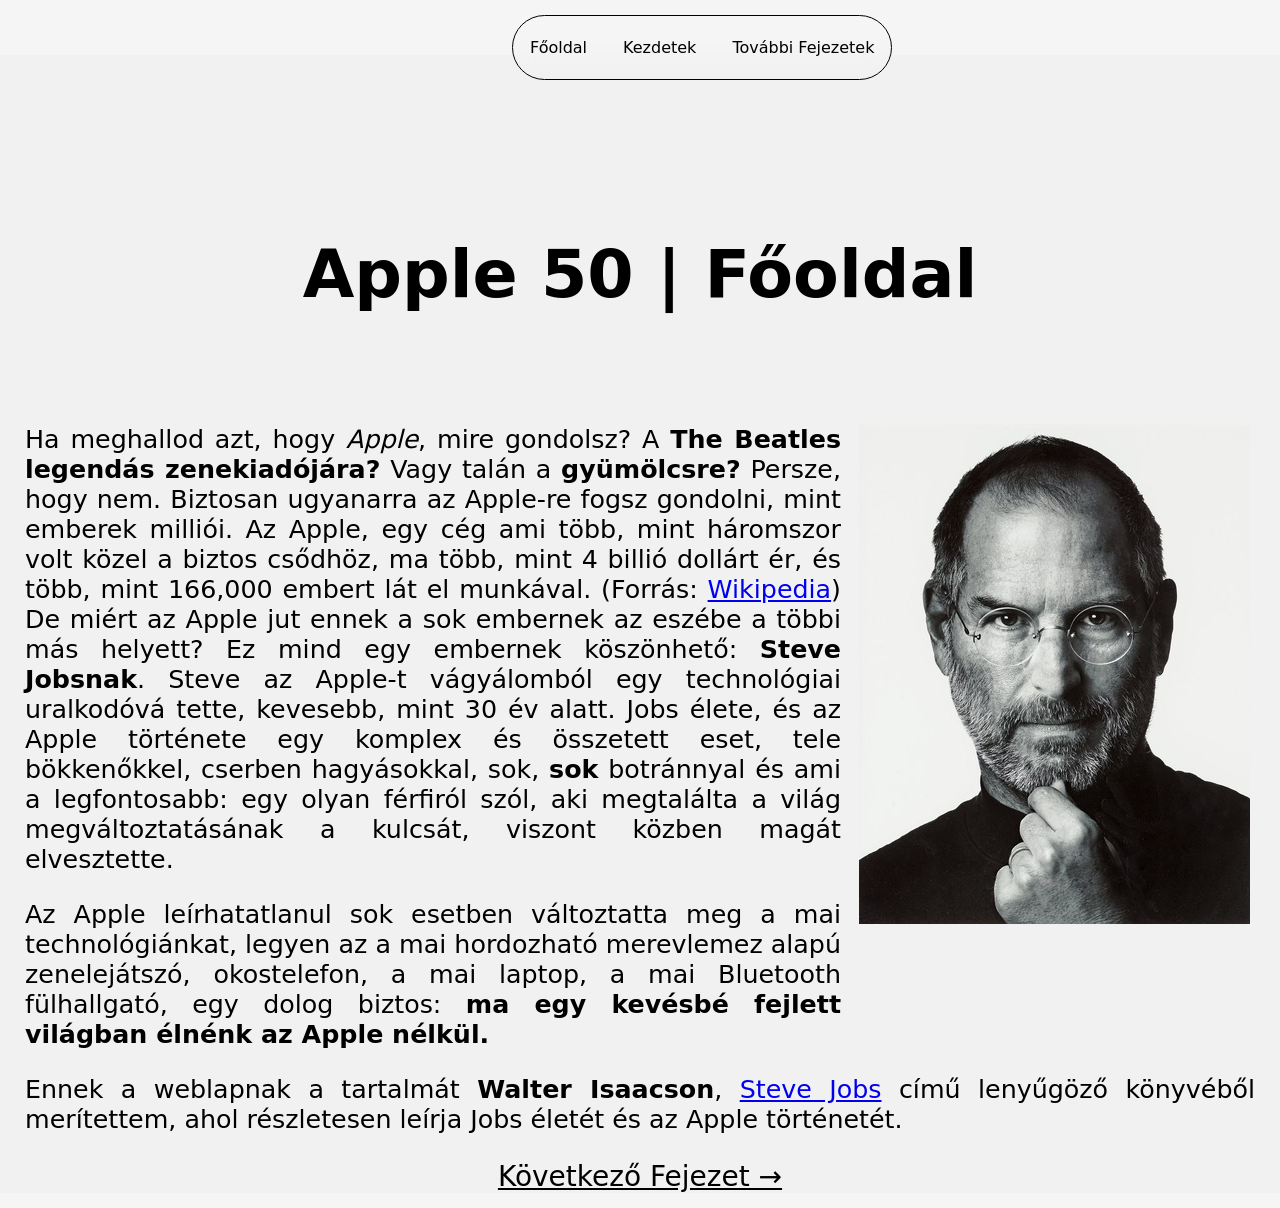
<file: index.html>
<!DOCTYPE html>
<html lang="hu">
<head>
    <meta charset="UTF-8">
    <meta name="viewport" content="width=device-width, initial-scale=1.0">
    <title>Apple 50 | Főoldal</title>
    <link rel="stylesheet" href="./style.css">
</head>
<body>
     <nav>
        <ul class="navbar">
            <li><a href="index.html">Főoldal</a></li>
            <li><a href="beginnings.html">Kezdetek</a></li>
            <li><a href="chapters.html">További Fejezetek</a></li>
           <!--   <li><a href="#apple-1">Apple I</a></li>
            <li><a href="#macintosh">Macintosh</a></li>
            <li><a href="#sugar-water">Cukros Víz</a></li>
            <li><a href="#NeXT">NeXT</a></li>
            <li><a href="#think-different">Gondolkozz Másképpen.</a></li>
            <li><a href="#imac">iMac</a></li>
            <li><a href="#ipod">iPod</a></li>
            <li><a href="#iphone">iPhone</a></li>
            <li><a href="#today">Ma</a></li> -->
        </ul>
    </nav>

    <section id="main-page-content">
        <h1>Apple 50 | Főoldal</h1>
        <!--   <img id="logo-current" src="img/logo-current.png" alt="Az Apple jelenlegi logója. Kép: Flaticon" title="Az Apple jelenlegi logója. Kép: Flaticon"> -->
        <img id="jobs-albert-watson" src="./img/albert-watson_Steve-Jobs.jpg" alt="Egy kép Steve Jobs-ról. Kép: Albert Watson">
        <p>Ha meghallod azt, hogy <em>Apple</em>, mire gondolsz? A <strong>The Beatles legendás zenekiadójára?</strong> Vagy talán a <strong>gyümölcsre?</strong> Persze, hogy nem. Biztosan ugyanarra az Apple-re fogsz gondolni, mint emberek milliói. Az Apple, egy cég ami több, mint háromszor volt közel a biztos csődhöz, ma több, mint 4 billió dollárt ér, és több, mint 166,000 embert lát el munkával. (Forrás: <a href="https://en.wikipedia.org/wiki/Apple_Inc." target="_blank">Wikipedia</a>) De miért az Apple jut ennek a sok embernek az eszébe a többi más helyett? Ez mind egy embernek köszönhető: <strong>Steve Jobsnak</strong>. Steve az Apple-t vágyálomból egy technológiai uralkodóvá tette, kevesebb, mint 30 év alatt. Jobs élete, és az Apple története egy komplex és összetett eset, tele bökkenőkkel, cserben hagyásokkal, sok, <strong>sok</strong> botránnyal és ami a legfontosabb: egy olyan férfiról szól, aki megtalálta a világ megváltoztatásának a kulcsát, viszont közben magát elvesztette.</p> 

        <p>Az Apple leírhatatlanul sok esetben változtatta meg a mai technológiánkat, legyen az a mai hordozható merevlemez alapú zenelejátszó, okostelefon, a mai laptop, a mai Bluetooth fülhallgató, egy dolog biztos: <strong>ma egy kevésbé fejlett világban élnénk az Apple nélkül.</strong></p>
        
        <p>Ennek a weblapnak a tartalmát <strong>Walter Isaacson</strong>, <a href="https://www.amazon.com/Steve-Jobs-Walter-Isaacson/dp/147770146X/ref=sr_1_2?crid=9QFZ5T46LQ2R&dib=eyJ2IjoiMSJ9.[base64].uC6kb5pRhJ4HB4IpBxdBGdgjwzWML0R90tsE6XovlVg&dib_tag=se&keywords=Steve+Jobs+Walter+Isaacson&qid=1772641884&sprefix=steve+jobs+walter+isaacso%2Caps%2C232&sr=8-2" target="_blank">Steve Jobs</a> című lenyűgöző könyvéből merítettem, ahol részletesen leírja Jobs életét és az Apple történetét.</p>
        <a class="next" href="beginnings.html">Következő Fejezet →</a>
    </section>
</body>
</html>
</file>
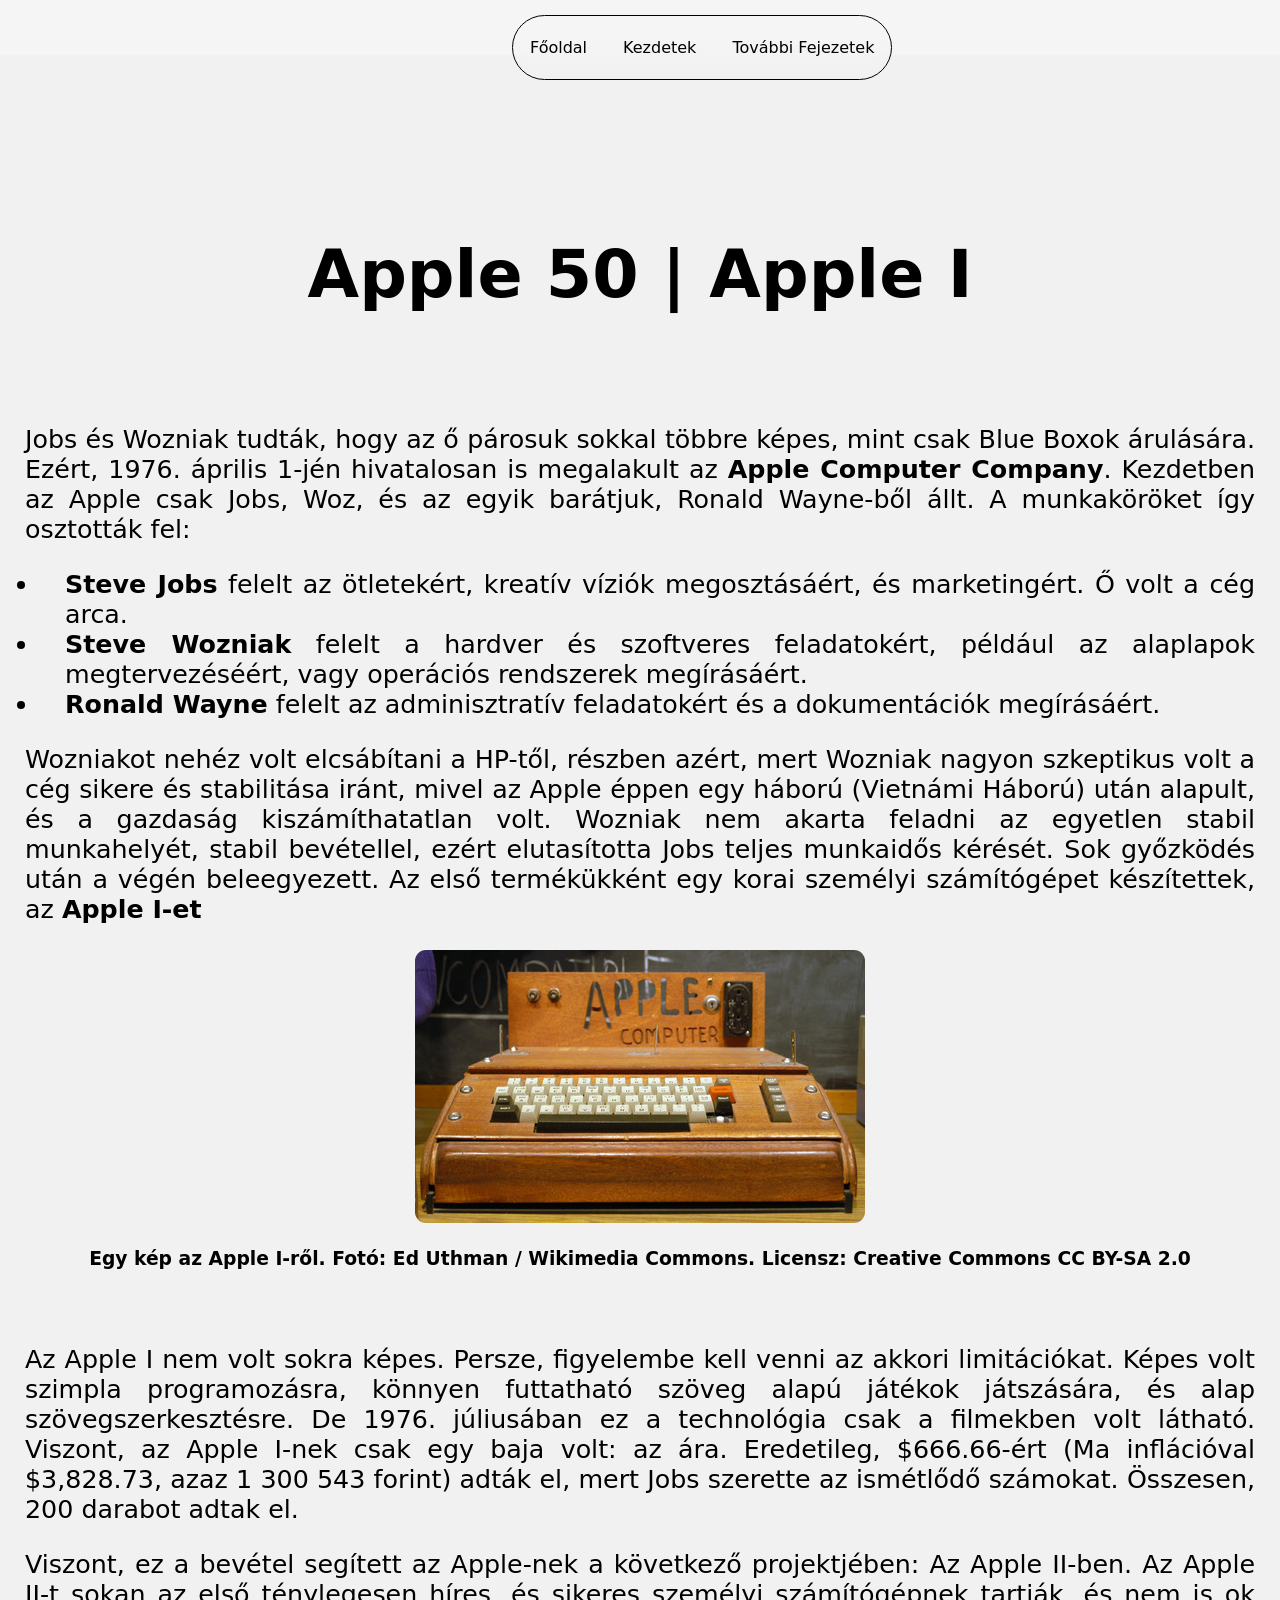
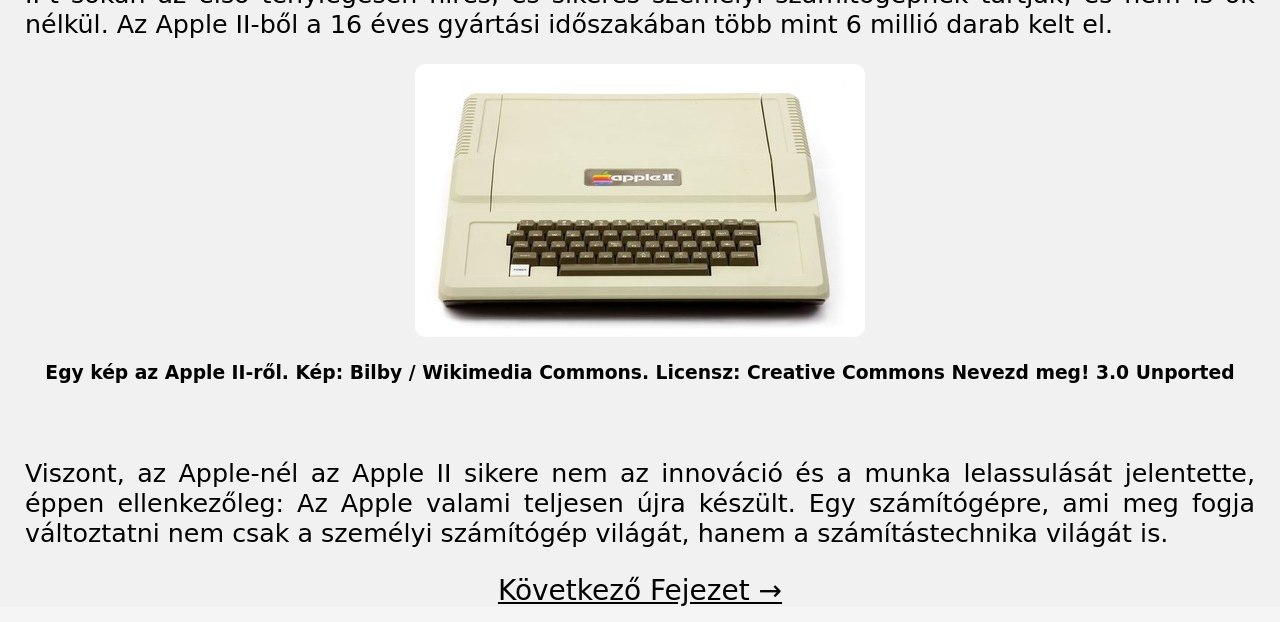
<file: apple-1.html>
<!DOCTYPE html>
<html lang="hu">
<head>
    <meta charset="UTF-8">
    <meta name="viewport" content="width=device-width, initial-scale=1.0">
    <title>Apple 50 | Apple I</title>
    <link rel="stylesheet" href="./style.css">
</head>
<body>
    <nav>
        <ul class="navbar">
            <li><a href="index.html">Főoldal</a></li>
            <li><a href="beginnings.html">Kezdetek</a></li>
            <li><a href="chapters.html">További Fejezetek</a></li>
           <!--   <li><a href="#apple-1">Apple I</a></li>
            <li><a href="#macintosh">Macintosh</a></li>
            <li><a href="#sugar-water">Cukros Víz</a></li>
            <li><a href="#NeXT">NeXT</a></li>
            <li><a href="#think-different">Gondolkozz Másképpen.</a></li>
            <li><a href="#imac">iMac</a></li>
            <li><a href="#ipod">iPod</a></li>
            <li><a href="#iphone">iPhone</a></li>
            <li><a href="#today">Ma</a></li> -->
        </ul>
    </nav>

    <section id="main-page-content">
        <h1>Apple 50 | Apple I</h1>
        <p>Jobs és Wozniak tudták, hogy az ő párosuk sokkal többre képes, mint csak Blue Boxok árulására. Ezért, 1976. április 1-jén hivatalosan is megalakult az <strong>Apple Computer Company</strong>. Kezdetben az Apple csak Jobs, Woz, és az egyik barátjuk, Ronald Wayne-ből állt. A munkaköröket így osztották fel:</p>
        <ul>
            <li><strong>Steve Jobs</strong> felelt az ötletekért, kreatív víziók megosztásáért, és marketingért. Ő volt a cég arca.</li>
            <li><strong>Steve Wozniak</strong> felelt a hardver és szoftveres feladatokért, például az alaplapok megtervezéséért, vagy operációs rendszerek megírásáért.</li>
            <li><strong>Ronald Wayne</strong> felelt az adminisztratív feladatokért és a dokumentációk megírásáért.</li>
        </ul>
        <p>Wozniakot nehéz volt elcsábítani a HP-től, részben azért, mert Wozniak nagyon szkeptikus volt a cég sikere és stabilitása iránt, mivel az Apple éppen egy háború (Vietnámi Háború) után alapult, és a gazdaság kiszámíthatatlan volt. Wozniak nem akarta feladni az egyetlen stabil munkahelyét, stabil bevétellel, ezért elutasította Jobs teljes munkaidős kérését. Sok győzködés után a végén beleegyezett. Az első termékükként egy korai személyi számítógépet készítettek, az <strong>Apple I-et</strong></p>
        <img class="apple-i-and-apple-ii" src="./img/apple-1.jpg" alt="Egy kép az Apple I-ről" title="Egy kép az Apple I-ről.">
        <h3 class="img-sub">Egy kép az Apple I-ről. Fotó: <strong>Ed Uthman / Wikimedia Commons</strong>. Licensz: <strong>Creative Commons CC BY-SA 2.0</strong></h3>
        <p>Az Apple I nem volt sokra képes. Persze, figyelembe kell venni az akkori limitációkat. Képes volt szimpla programozásra, könnyen futtatható szöveg alapú játékok játszására, és alap szövegszerkesztésre. De 1976. júliusában ez a technológia csak a filmekben volt látható.
        Viszont, az Apple I-nek csak egy baja volt: az ára. Eredetileg, $666.66-ért (Ma inflációval $3,828.73, azaz 1 300 543 forint) adták el, mert Jobs szerette az ismétlődő számokat. Összesen, 200 darabot adtak el.</p>
        <p>Viszont, ez a bevétel segített az Apple-nek a következő projektjében: Az Apple II-ben. Az Apple II-t sokan az első ténylegesen híres, és sikeres személyi számítógépnek tartják, és nem is ok nélkül. Az Apple II-ből a 16 éves gyártási időszakában több mint 6 millió darab kelt el.</p>
        <img class="apple-i-and-apple-ii" src="./img/apple-ii.jpg" alt="Egy kép az Apple II-ről." title="Egy kép az Apple II-ről.">
        <h3 class="img-sub">Egy kép az Apple II-ről. Kép: <strong>Bilby / Wikimedia Commons</strong>. Licensz: <strong>Creative Commons Nevezd meg! 3.0 Unported</strong></h3>
        <p>Viszont, az Apple-nél az Apple II sikere nem az innováció és a munka lelassulását jelentette, éppen ellenkezőleg: Az Apple valami teljesen újra készült. Egy számítógépre, ami meg fogja változtatni nem csak a személyi számítógép világát, hanem a számítástechnika világát is.</p>
        <a class="next" href="macintosh.html">Következő Fejezet →</a>
    </section>
</body>
</html>
</file>
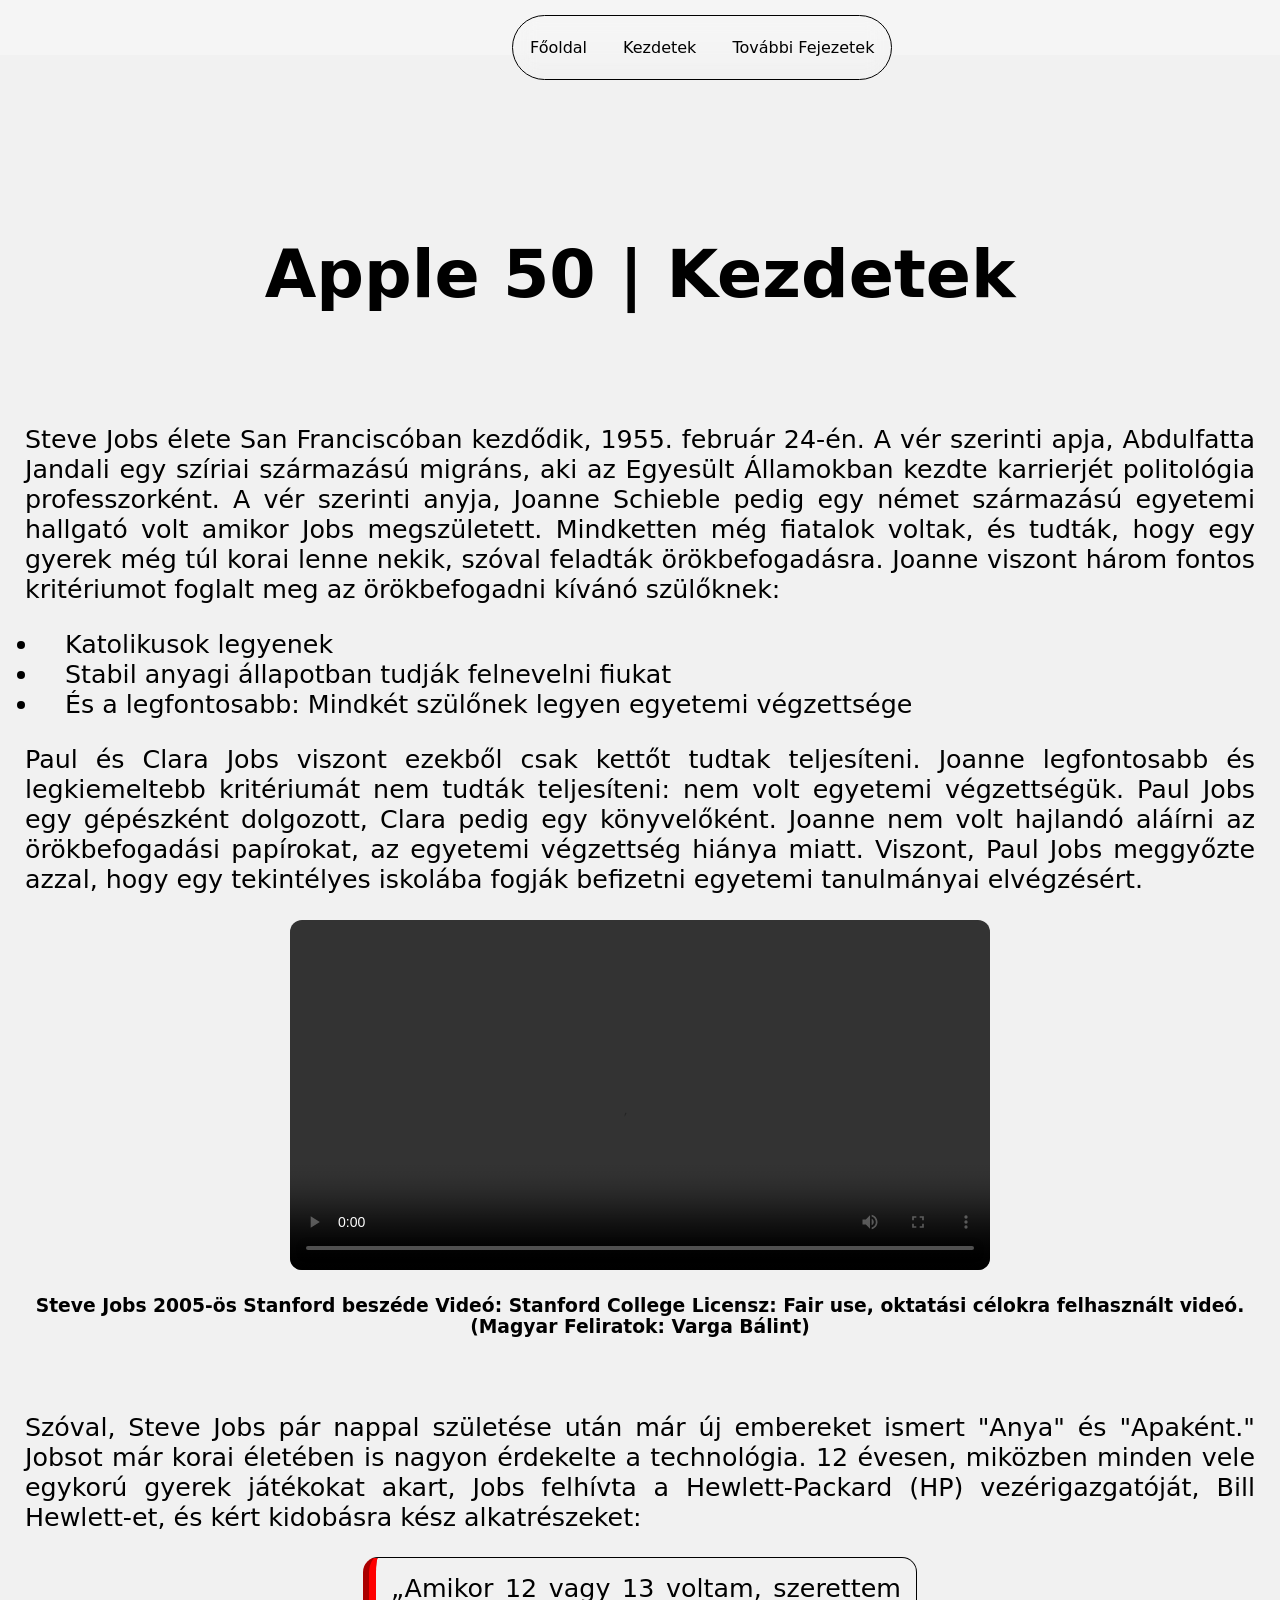
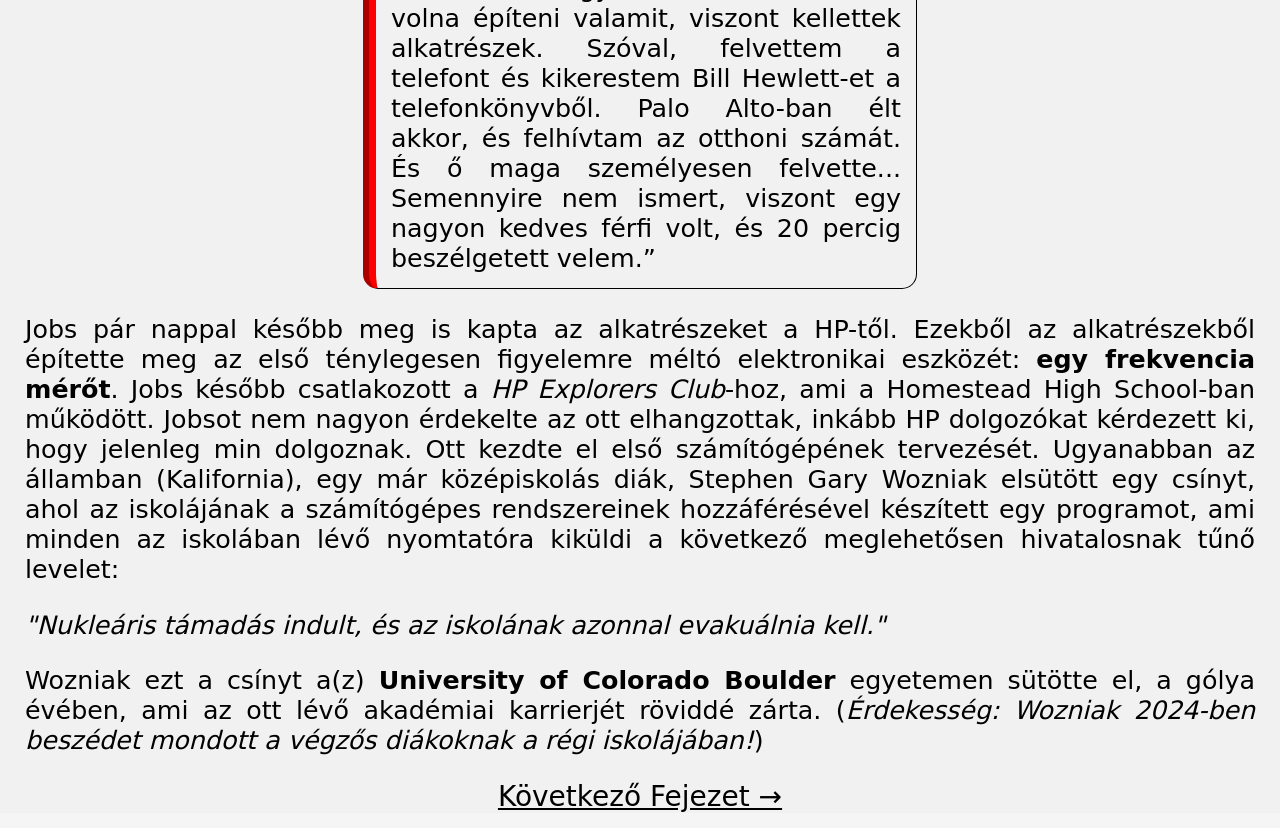
<file: beginnings.html>
<!DOCTYPE html>
<html lang="hu">
<head>
    <meta charset="UTF-8">
    <meta name="viewport" content="width=device-width, initial-scale=1.0">
    <title>Apple 50 | Kezdetek</title>
    <link rel="stylesheet" href="./style.css">
</head>
<body>
    <nav>
        <ul class="navbar">
            <li><a href="index.html">Főoldal</a></li>
            <li><a href="beginnings.html">Kezdetek</a></li>
            <li><a href="chapters.html">További Fejezetek</a></li>
           <!--   <li><a href="#apple-1">Apple I</a></li>
            <li><a href="#macintosh">Macintosh</a></li>
            <li><a href="#sugar-water">Cukros Víz</a></li>
            <li><a href="#NeXT">NeXT</a></li>
            <li><a href="#think-different">Gondolkozz Másképpen.</a></li>
            <li><a href="#imac">iMac</a></li>
            <li><a href="#ipod">iPod</a></li>
            <li><a href="#iphone">iPhone</a></li>
            <li><a href="#today">Ma</a></li> -->
        </ul>
    </nav>

    <section id="main-page-content">
        <h1>Apple 50 | Kezdetek</h1>
        <p>Steve Jobs élete San Franciscóban kezdődik, 1955. február 24-én. A vér szerinti apja, Abdulfatta Jandali egy szíriai származású migráns, aki az Egyesült Államokban kezdte karrierjét politológia professzorként. A vér szerinti anyja, Joanne Schieble pedig egy német származású egyetemi hallgató volt amikor Jobs megszületett. Mindketten még fiatalok voltak, és tudták, hogy egy gyerek még túl korai lenne nekik, szóval feladták örökbefogadásra. Joanne viszont három fontos kritériumot foglalt meg az örökbefogadni kívánó szülőknek:</p>
        <ul>
            <li>Katolikusok legyenek</li>
            <li>Stabil anyagi állapotban tudják felnevelni fiukat</li>
            <li>És a legfontosabb: Mindkét szülőnek legyen egyetemi végzettsége</li>
        </ul> 
        
        <p>Paul és Clara Jobs viszont ezekből csak kettőt tudtak teljesíteni. Joanne legfontosabb és legkiemeltebb kritériumát nem tudták teljesíteni: nem volt egyetemi végzettségük. Paul Jobs egy gépészként dolgozott, Clara pedig egy könyvelőként. Joanne nem volt hajlandó aláírni az örökbefogadási papírokat, az egyetemi végzettség hiánya miatt. Viszont, Paul Jobs meggyőzte azzal, hogy egy tekintélyes iskolába fogják befizetni egyetemi tanulmányai elvégzésért.</p>
        <video id="jobs-speech-1-STANFORD" controls width="700">
        <source src="./vid/jobs-speech-1-STANFORD.mp4" type="video/mp4" alt="Videóklip Steve Jobs 2005-ben adott Stanford Gimnáziumi beszédéből." title="Videóklip Steve Jobs 2005-ben adott Stanford Gimnáziumi beszédéből.">

        <track
            src="./vid/sub/jobs-speech-1-STANFORD.vtt"
            kind="subtitles"
            srclang="hu"
            label="Magyar"
            default>
        </video>
        <h3 class="vid-sub">Steve Jobs 2005-ös Stanford beszéde Videó: <strong>Stanford College</strong> Licensz: <strong>Fair use, oktatási célokra felhasznált videó</strong>. (Magyar Feliratok: <strong>Varga Bálint</strong>)</h3>

        <p>Szóval, Steve Jobs pár nappal születése után már új embereket ismert "Anya" és "Apaként." Jobsot már korai életében is nagyon érdekelte a technológia. 12 évesen, miközben minden vele egykorú gyerek játékokat akart, Jobs felhívta a Hewlett-Packard (HP) vezérigazgatóját, Bill Hewlett-et, és kért kidobásra kész alkatrészeket:</p>
    
        <q>Amikor 12 vagy 13 voltam, szerettem volna építeni valamit, viszont kellettek alkatrészek. Szóval, felvettem a telefont és kikerestem Bill Hewlett-et a telefonkönyvből. Palo Alto-ban élt akkor, és felhívtam az otthoni számát. És ő maga személyesen felvette... Semennyire nem ismert, viszont egy nagyon kedves férfi volt, és 20 percig beszélgetett velem.</q> 
        
        <p>Jobs pár nappal később meg is kapta az alkatrészeket a HP-től. Ezekből az alkatrészekből építette meg az első ténylegesen figyelemre méltó elektronikai eszközét: <strong>egy frekvencia mérőt</strong>. Jobs később csatlakozott a <em>HP Explorers Club</em>-hoz, ami a Homestead High School-ban működött. Jobsot nem nagyon érdekelte az ott elhangzottak, inkább HP dolgozókat kérdezett ki, hogy jelenleg min dolgoznak. Ott kezdte el első számítógépének tervezését. Ugyanabban az államban (Kalifornia), egy már középiskolás diák, Stephen Gary Wozniak elsütött egy csínyt, ahol az iskolájának a számítógépes rendszereinek hozzáférésével készített egy programot, ami minden az iskolában lévő nyomtatóra kiküldi a következő meglehetősen hivatalosnak tűnő levelet:</p>
        <p><em>"Nukleáris támadás indult, és az iskolának azonnal evakuálnia kell."</em></p>

        <p>Wozniak ezt a csínyt a(z) <strong>University of Colorado Boulder</strong> egyetemen sütötte el, a gólya évében, ami az ott lévő akadémiai karrierjét röviddé zárta. (<em>Érdekesség: Wozniak 2024-ben beszédet mondott a végzős diákoknak a régi iskolájában!</em>)</p>

        <a class="next" href="the-two-steves.html">Következő Fejezet →</a>
    </section>
</body>
</html>
</file>
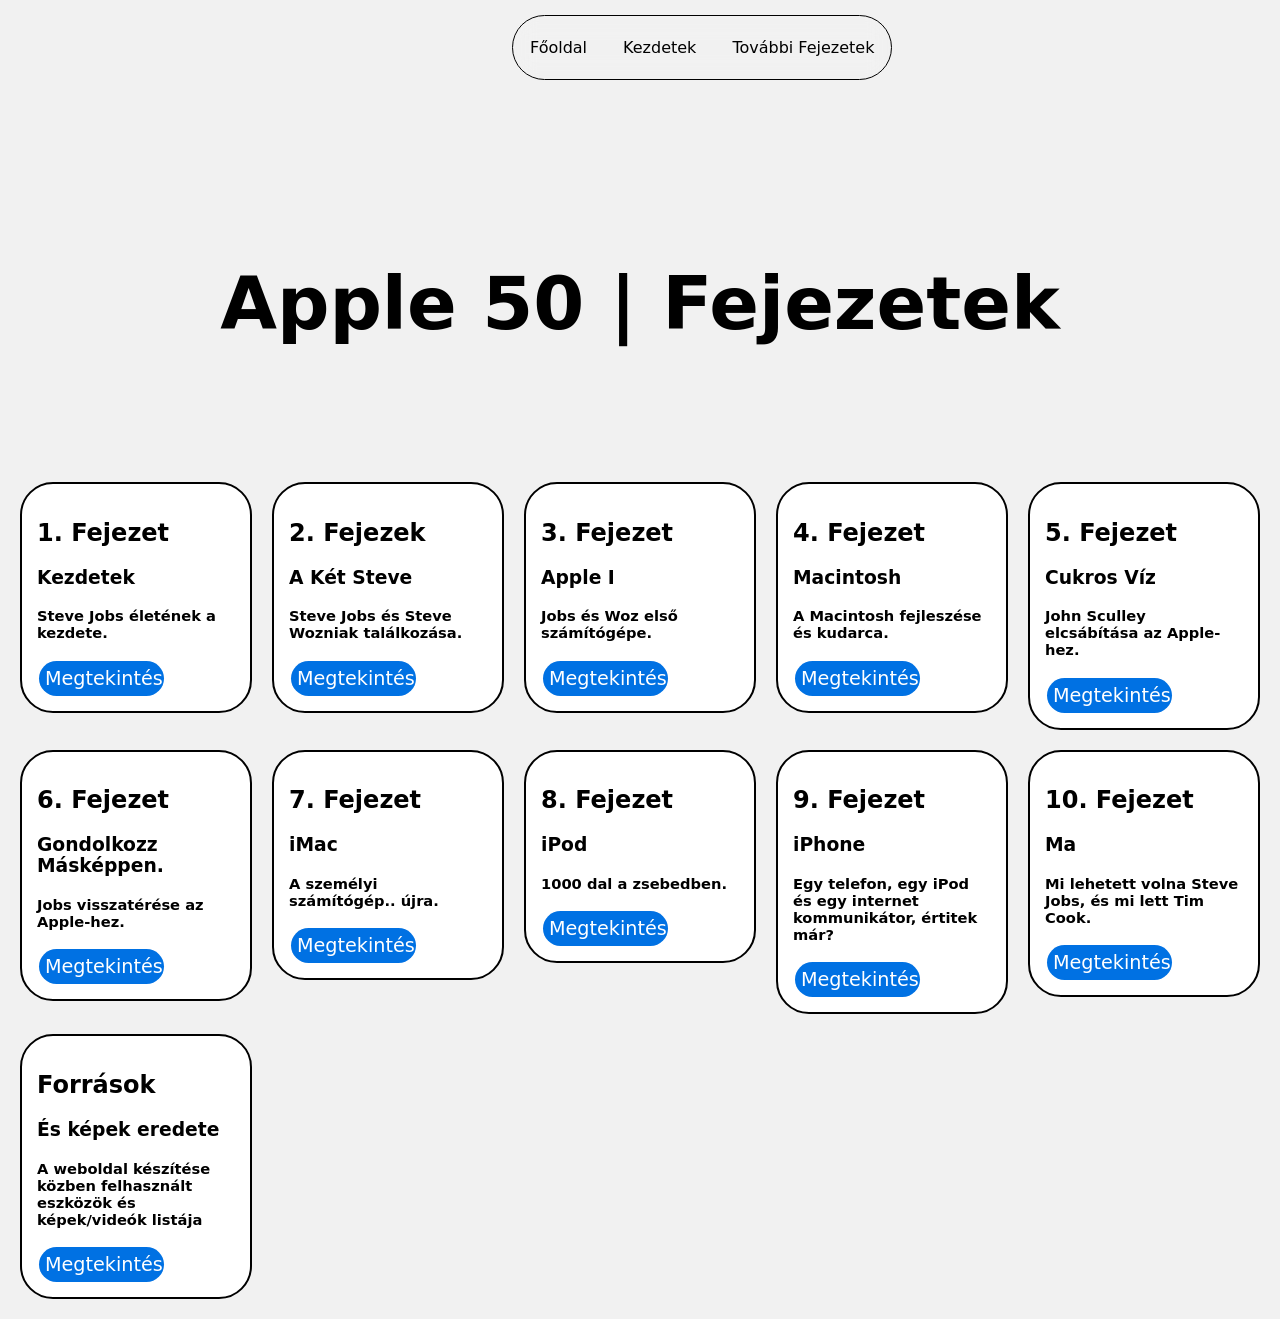
<file: chapters.html>
<!DOCTYPE html>
<html lang="hu">
<head>
    <meta charset="UTF-8">
    <meta name="viewport" content="width=device-width, initial-scale=1.0">
    <title>Apple 50 | Fejezetek</title>
    <link rel="stylesheet" href="./style.css">
</head>
<body>
    <nav>
        <ul class="navbar">
            <li><a href="index.html">Főoldal</a></li>
            <li><a href="beginnings.html">Kezdetek</a></li>
            <li><a href="chapters.html">További Fejezetek</a></li>
           <!--   <li><a href="#apple-1">Apple I</a></li>
            <li><a href="#macintosh">Macintosh</a></li>
            <li><a href="#sugar-water">Cukros Víz</a></li>
            <li><a href="#NeXT">NeXT</a></li>
            <li><a href="#think-different">Gondolkozz Másképpen.</a></li>
            <li><a href="#imac">iMac</a></li>
            <li><a href="#ipod">iPod</a></li>
            <li><a href="#iphone">iPhone</a></li>
            <li><a href="#today">Ma</a></li> -->
        </ul>
    </nav>

    <section id="chapters">
        <h1>Apple 50 | Fejezetek</h1>
        <div class="card">
            <h2>1. Fejezet</h2>
            <h3>Kezdetek</h3>
            <h4>Steve Jobs életének a kezdete.</h4>
            <button class="chapter-button"><a href="beginnings.html">Megtekintés</a></button>
        </div>
        <div class="card">
            <h2>2. Fejezek</h2>
            <h3>A Két Steve</h3>
            <h4>Steve Jobs és Steve Wozniak találkozása.</h4>
            <button class="chapter-button"><a href="the-two-steves.html">Megtekintés</a></button>
        </div>
        <div class="card">
            <h2>3. Fejezet</h2>
            <h3>Apple I</h3>
            <h4>Jobs és Woz első számítógépe.</h4>   
            <button class="chapter-button"><a href="apple-1.html">Megtekintés</a></button>         
        </div>
        <div class="card">
            <h2>4. Fejezet</h2>
            <h3>Macintosh</h3>
            <h4>A Macintosh fejleszése és kudarca.</h4>
            <button class="chapter-button"><a href="macintosh.html">Megtekintés</a></button>
        </div>
        <div class="card">
            <h2>5. Fejezet</h2>
            <h3>Cukros Víz</h3>
            <h4>John Sculley elcsábítása az Apple-hez.</h4>
            <button class="chapter-button"><a href="sugar-water.html">Megtekintés</a></button>
        </div>
        <div class="card">
            <h2>6. Fejezet</h2>
            <h3>Gondolkozz Másképpen.</h3>
            <h4>Jobs visszatérése az Apple-hez.</h4>
            <button class="chapter-button"><a href="think-different.html">Megtekintés</a></button>
        </div>
        <div class="card">
            <h2>7. Fejezet</h2>
            <h3>iMac</h3>
            <h4>A személyi számítógép.. újra.</h4>
            <button class="chapter-button"><a href="imac.html">Megtekintés</a></button>
        </div>
        <div class="card">
            <h2>8. Fejezet</h2>
            <h3>iPod</h3>
            <h4>1000 dal a zsebedben.</h4>
            <button class="chapter-button"><a href="ipod.html">Megtekintés</a></button>
        </div>
        <div class="card">
            <h2>9. Fejezet</h2>
            <h3>iPhone</h3>
            <h4>Egy telefon, egy iPod és egy internet kommunikátor, értitek már?</h4>
            <button class="chapter-button"><a href="iphone.html">Megtekintés</a></button>
        </div>
        <div class="card">
            <h2>10. Fejezet</h2>
            <h3>Ma</h3>
            <h4>Mi lehetett volna Steve Jobs, és mi lett Tim Cook.</h4>
            <button class="chapter-button"><a href="today.html">Megtekintés</a></button>
        </div>
        <div class="card">
            <h2>Források</h2>
            <h3>És képek eredete</h3>
            <h4>A weboldal készítése közben felhasznált eszközök és képek/videók listája</h4>
            <button class="chapter-button"><a href="sources.html">Megtekintés</a></button>
        </div>
    </section>
</body>
</html>
</file>
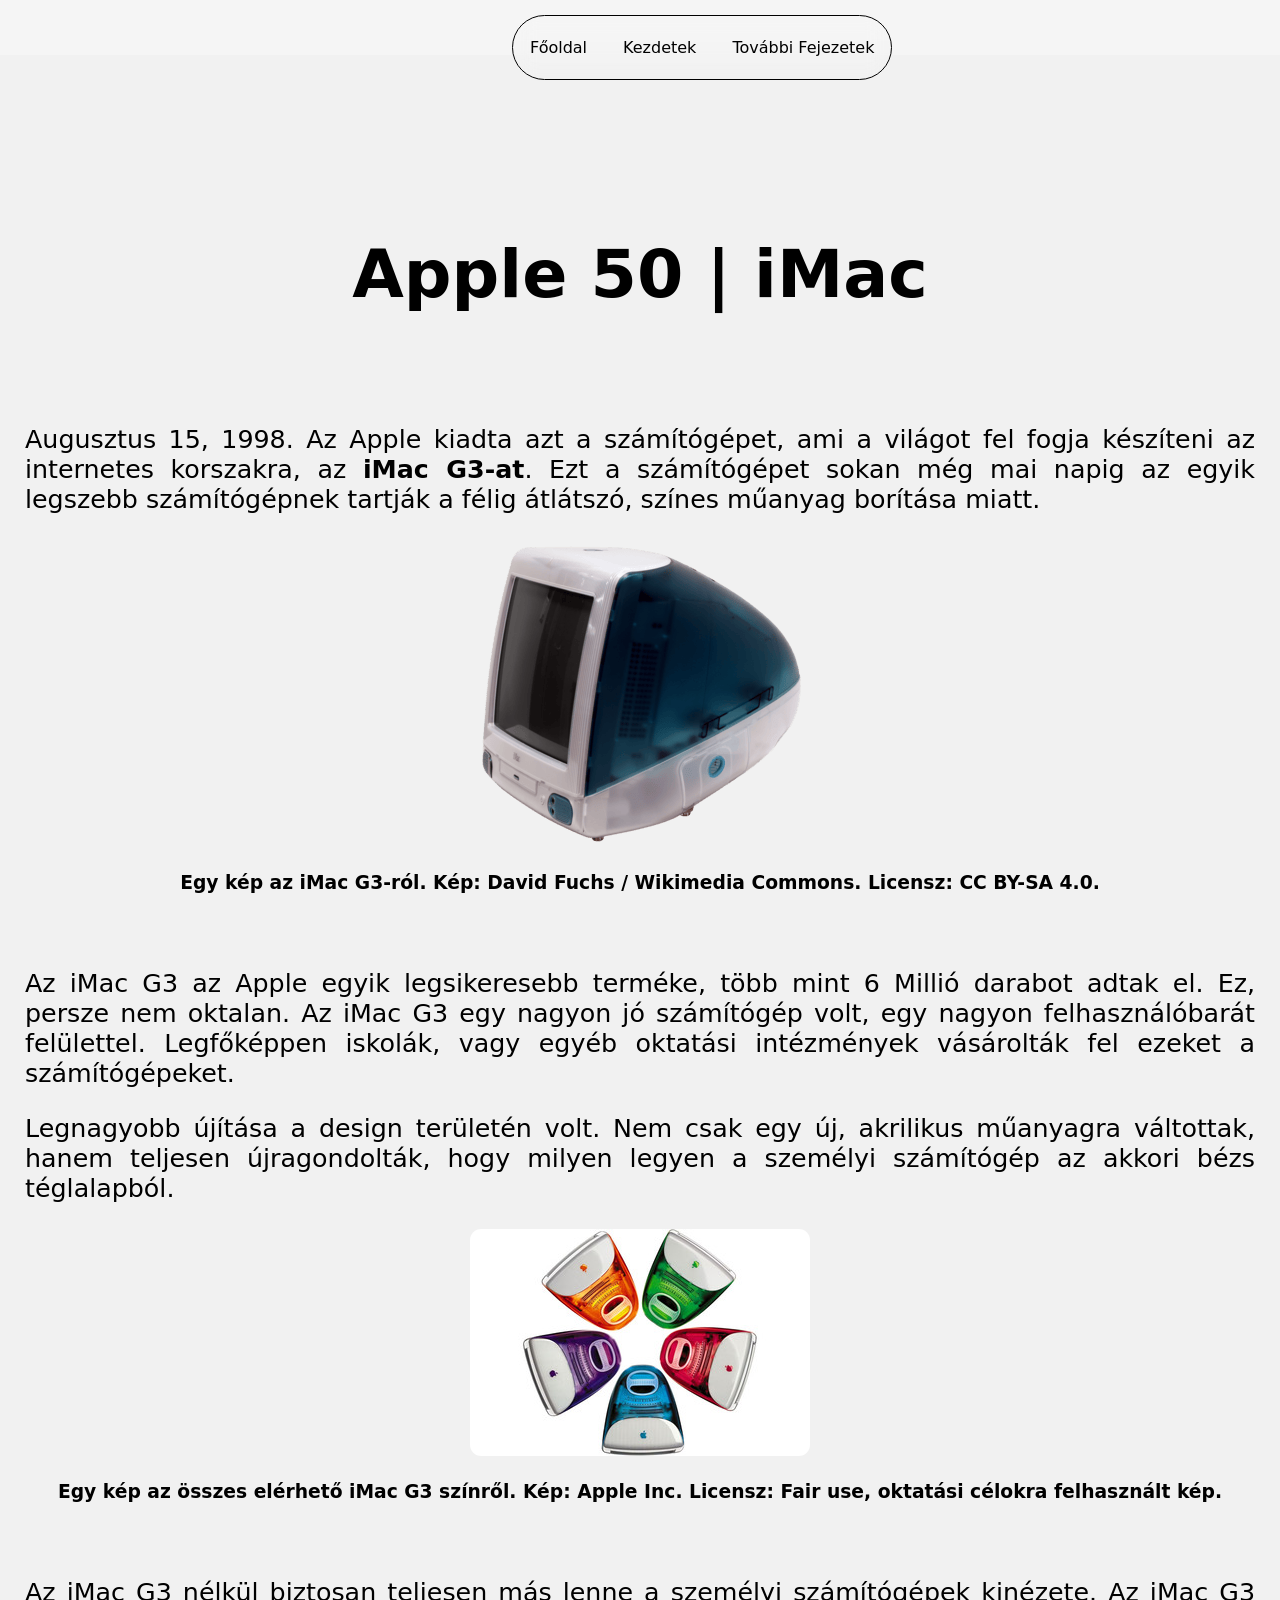
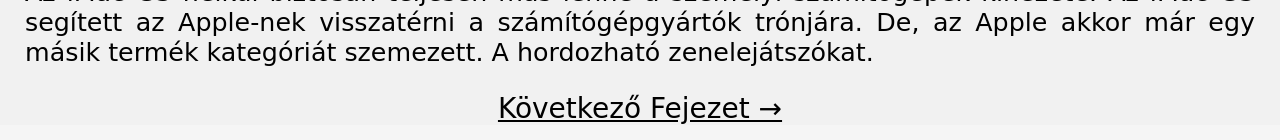
<file: imac.html>
<!DOCTYPE html>
<html lang="hu">
<head>
    <meta charset="UTF-8">
    <meta name="viewport" content="width=device-width, initial-scale=1.0">
    <title>Apple 50 | iMac</title>
    <link rel="stylesheet" href="./style.css">
</head>
<body>
    <nav>
        <ul class="navbar">
            <li><a href="index.html">Főoldal</a></li>
            <li><a href="beginnings.html">Kezdetek</a></li>
            <li><a href="chapters.html">További Fejezetek</a></li>
           <!--   <li><a href="#apple-1">Apple I</a></li>
            <li><a href="#macintosh">Macintosh</a></li>
            <li><a href="#sugar-water">Cukros Víz</a></li>
            <li><a href="#NeXT">NeXT</a></li>
            <li><a href="#think-different">Gondolkozz Másképpen.</a></li>
            <li><a href="#imac">iMac</a></li>
            <li><a href="#ipod">iPod</a></li>
            <li><a href="#iphone">iPhone</a></li>
            <li><a href="#today">Ma</a></li> -->
        </ul>
    </nav>

    <section id="main-page-content">
        <h1>Apple 50 | iMac</h1>
        <p>Augusztus 15, 1998. Az Apple kiadta azt a számítógépet, ami a világot fel fogja készíteni az internetes korszakra, az <strong>iMac G3-at</strong>. Ezt a számítógépet sokan még mai napig az egyik legszebb számítógépnek tartják a félig átlátszó, színes műanyag borítása miatt.</p>
        <img src="./img/iMac_G3.png" alt="Egy kép az iMac G3-ról. Kép: Wikimedia Foundation." id="iMac_G3">
        <h3 class="img-sub">Egy kép az iMac G3-ról. Kép: <strong>David Fuchs / Wikimedia Commons</strong>. Licensz: <strong>CC BY-SA 4.0</strong>.</h3>
        <p>Az iMac G3 az Apple egyik legsikeresebb terméke, több mint 6 Millió darabot adtak el. Ez, persze nem oktalan. Az iMac G3 egy nagyon jó számítógép volt, egy nagyon felhasználóbarát felülettel. Legfőképpen iskolák, vagy egyéb oktatási intézmények vásárolták fel ezeket a számítógépeket.</p>
        <p>Legnagyobb újítása a design területén volt. Nem csak egy új, akrilikus műanyagra váltottak, hanem teljesen újragondolták, hogy milyen legyen a személyi számítógép az akkori bézs téglalapból.</p>
        <img src="./img/All_Color_iMac.jpg" alt="Egy kép az összes elérhető iMac G3 színről. Kép: Apple Inc." id="All_Color_iMac" title="Egy kép az összes elérhető iMac G3 színről. Kép: Apple Inc.">
        <h3 class="img-sub">Egy kép az összes elérhető iMac G3 színről. Kép: <strong>Apple Inc.</strong> Licensz: <strong>Fair use, oktatási célokra felhasznált kép</strong>.</h3>
        <p>Az iMac G3 nélkül biztosan teljesen más lenne a személyi számítógépek kinézete. Az iMac G3 segített az Apple-nek visszatérni a számítógépgyártók trónjára. De, az Apple akkor már egy másik termék kategóriát szemezett. A hordozható zenelejátszókat.</p>
        <a class="next" href="ipod.html">Következő Fejezet →</a>
    </section>
</body>
</html>
</file>
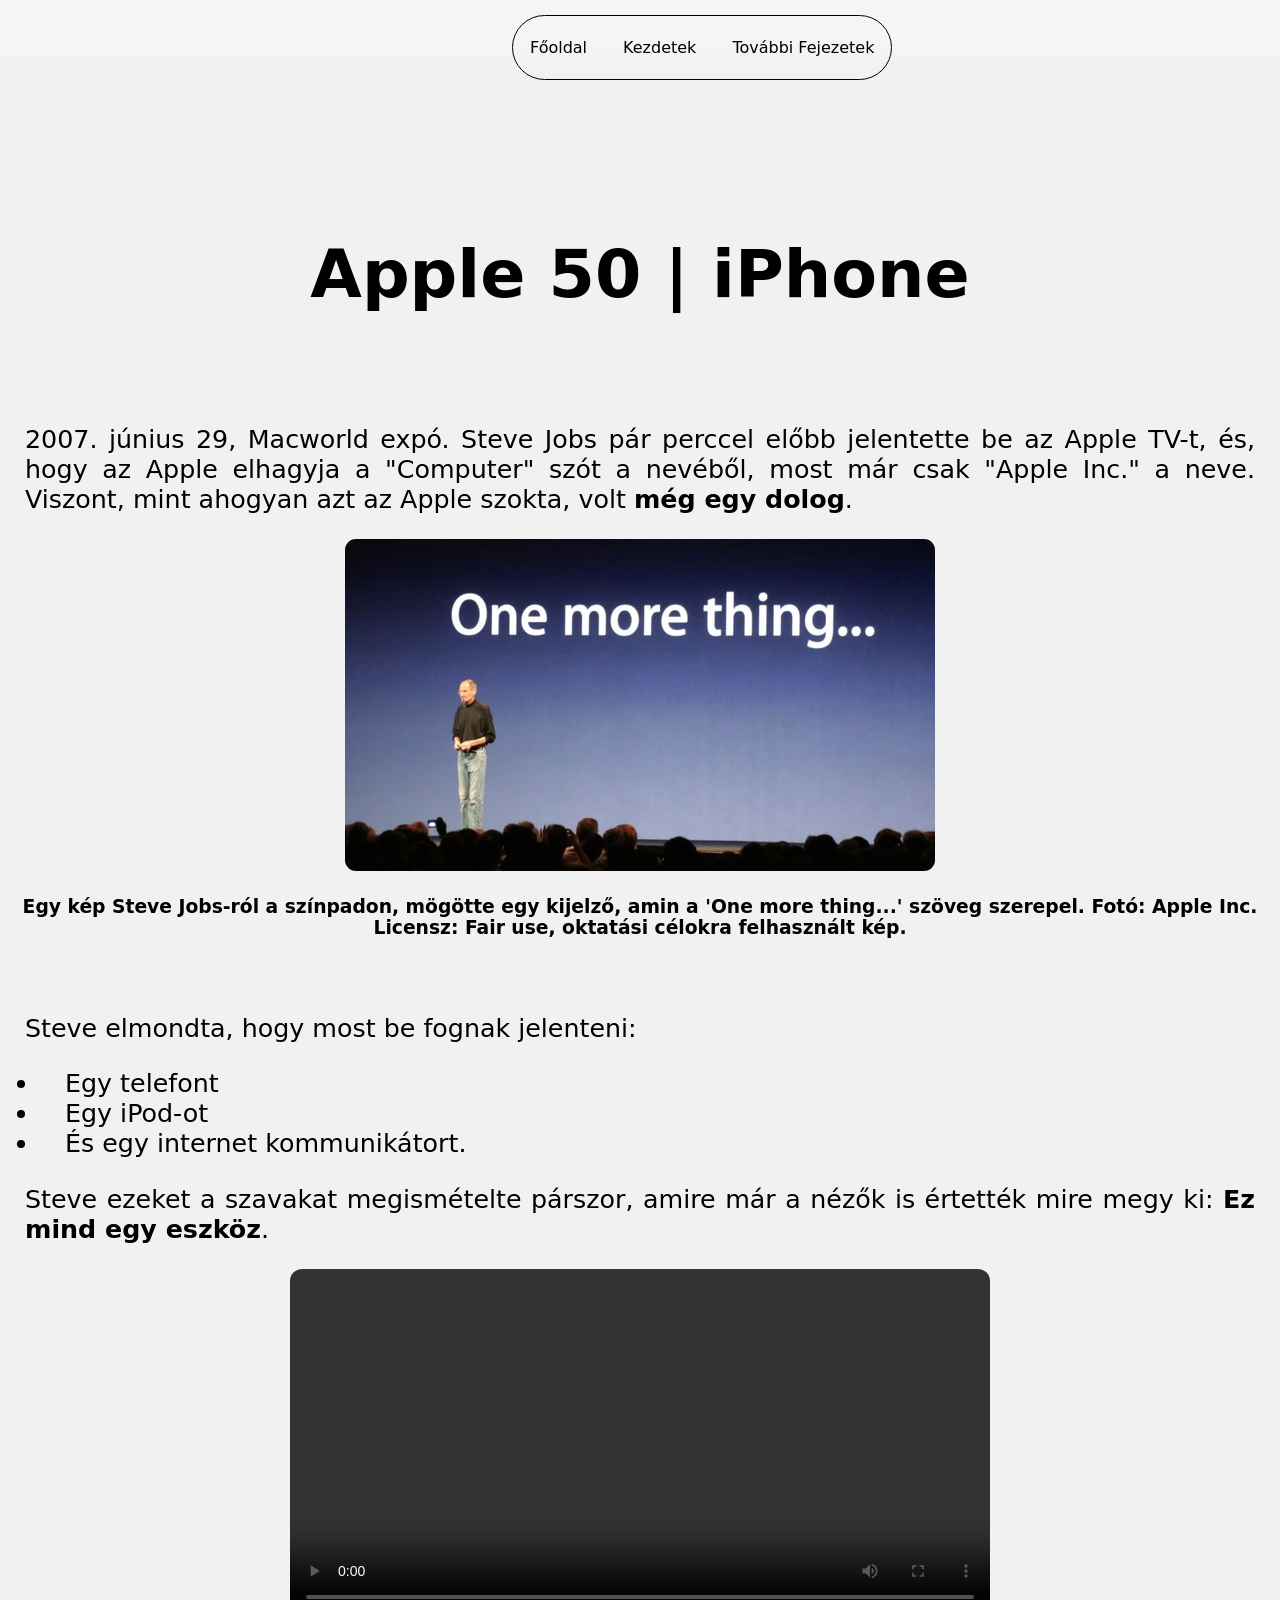
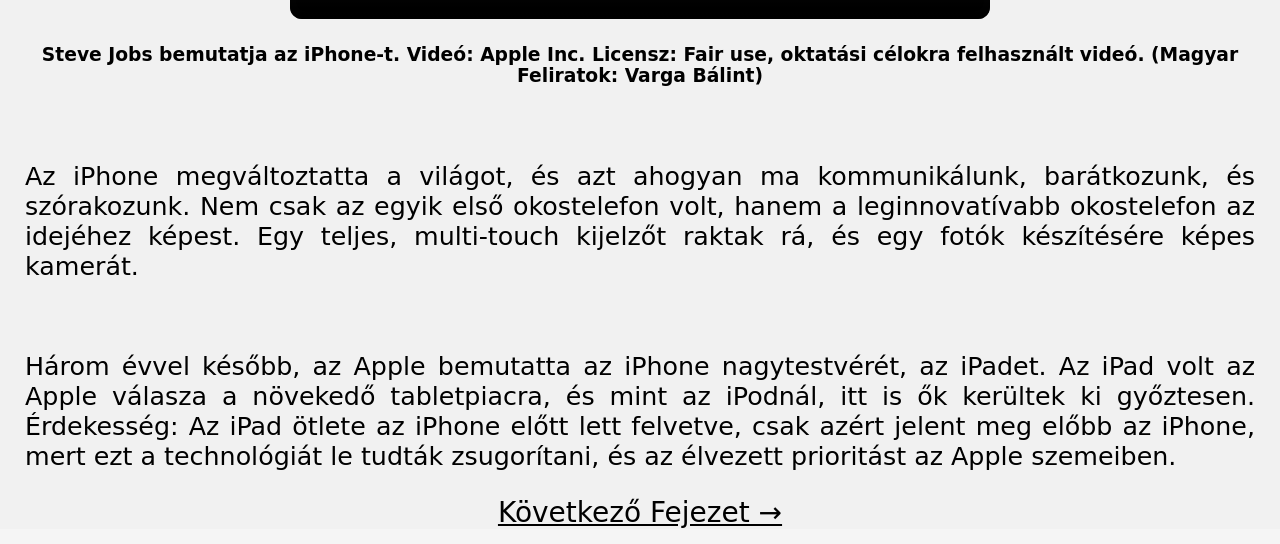
<file: iphone.html>
<!DOCTYPE html>
<html lang="hu">
<head>
    <meta charset="UTF-8">
    <meta name="viewport" content="width=device-width, initial-scale=1.0">
    <title>Apple 50 | iPhone</title>
    <link rel="stylesheet" href="./style.css">
</head>
<body>
    <nav>
        <ul class="navbar">
            <li><a href="index.html">Főoldal</a></li>
            <li><a href="beginnings.html">Kezdetek</a></li>
            <li><a href="chapters.html">További Fejezetek</a></li>
           <!--   <li><a href="#apple-1">Apple I</a></li>
            <li><a href="#macintosh">Macintosh</a></li>
            <li><a href="#sugar-water">Cukros Víz</a></li>
            <li><a href="#NeXT">NeXT</a></li>
            <li><a href="#think-different">Gondolkozz Másképpen.</a></li>
            <li><a href="#imac">iMac</a></li>
            <li><a href="#ipod">iPod</a></li>
            <li><a href="#iphone">iPhone</a></li>
            <li><a href="#today">Ma</a></li> -->
        </ul>
    </nav>

    <section id="main-page-content">
        <h1>Apple 50 | iPhone</h1>
        <p>2007. június 29, Macworld expó. Steve Jobs pár perccel előbb jelentette be az Apple TV-t, és, hogy az Apple elhagyja a "Computer" szót a nevéből, most már csak "Apple Inc." a neve. Viszont, mint ahogyan azt az Apple szokta, volt <strong>még egy dolog</strong>.</p>
        <img src="./img/OneMoreThing.jpg" alt="Egy kép Steve Jobs-ról a színpadon, mögötte egy kijelző, amin a 'One more thing...' szöveg szerepel." id="OneMoreThing">
        <h3 class="img-sub">Egy kép Steve Jobs-ról a színpadon, mögötte egy kijelző, amin a 'One more thing...' szöveg szerepel. Fotó: <strong>Apple Inc.</strong> Licensz: <strong>Fair use, oktatási célokra felhasznált kép</strong>.</h3>
        <p>Steve elmondta, hogy most be fognak jelenteni:</p>
        <ul>
            <li>Egy telefont</li>
            <li>Egy iPod-ot</li>
            <li>És egy internet kommunikátort.</li>
        </ul>
        <p>Steve ezeket a szavakat megismételte párszor, amire már a nézők is értették mire megy ki: <strong>Ez mind egy eszköz</strong>.</p>
        <video id="steve-jobs-introduces-IPHONE" controls width="700">
        <source src="./vid/steve-jobs-introduces-IPHONE.mp4" type="video/mp4" alt="Videóklip az iPhone bemutatásáról 2007-ben.">

        <track
            src="./vid/sub/steve-jobs-introduces-IPHONE.vtt"
            kind="subtitles"
            srclang="hu"
            label="Magyar"
            default>
        </video>
        <h3 class="vid-sub">Steve Jobs bemutatja az iPhone-t. Videó: <strong>Apple Inc.</strong> Licensz: <strong>Fair use, oktatási célokra felhasznált videó</strong>. (Magyar Feliratok: <strong>Varga Bálint</strong>)</h3>
        <p>Az iPhone megváltoztatta a világot, és azt ahogyan ma kommunikálunk, barátkozunk, és szórakozunk. Nem csak az egyik első okostelefon volt, hanem a leginnovatívabb okostelefon az idejéhez képest. Egy teljes, multi-touch kijelzőt raktak rá, és egy fotók készítésére képes kamerát.</p><br>
        <p>Három évvel később, az Apple bemutatta az iPhone nagytestvérét, az iPadet. Az iPad volt az Apple válasza a növekedő tabletpiacra, és mint az iPodnál, itt is ők kerültek ki győztesen. Érdekesség: Az iPad ötlete az iPhone előtt lett felvetve, csak azért jelent meg előbb az iPhone, mert ezt a technológiát le tudták zsugorítani, és az élvezett prioritást az Apple szemeiben.</p>
        <a class="next" href="today.html">Következő Fejezet →</a>
    </section>
</body>
</html>
</file>
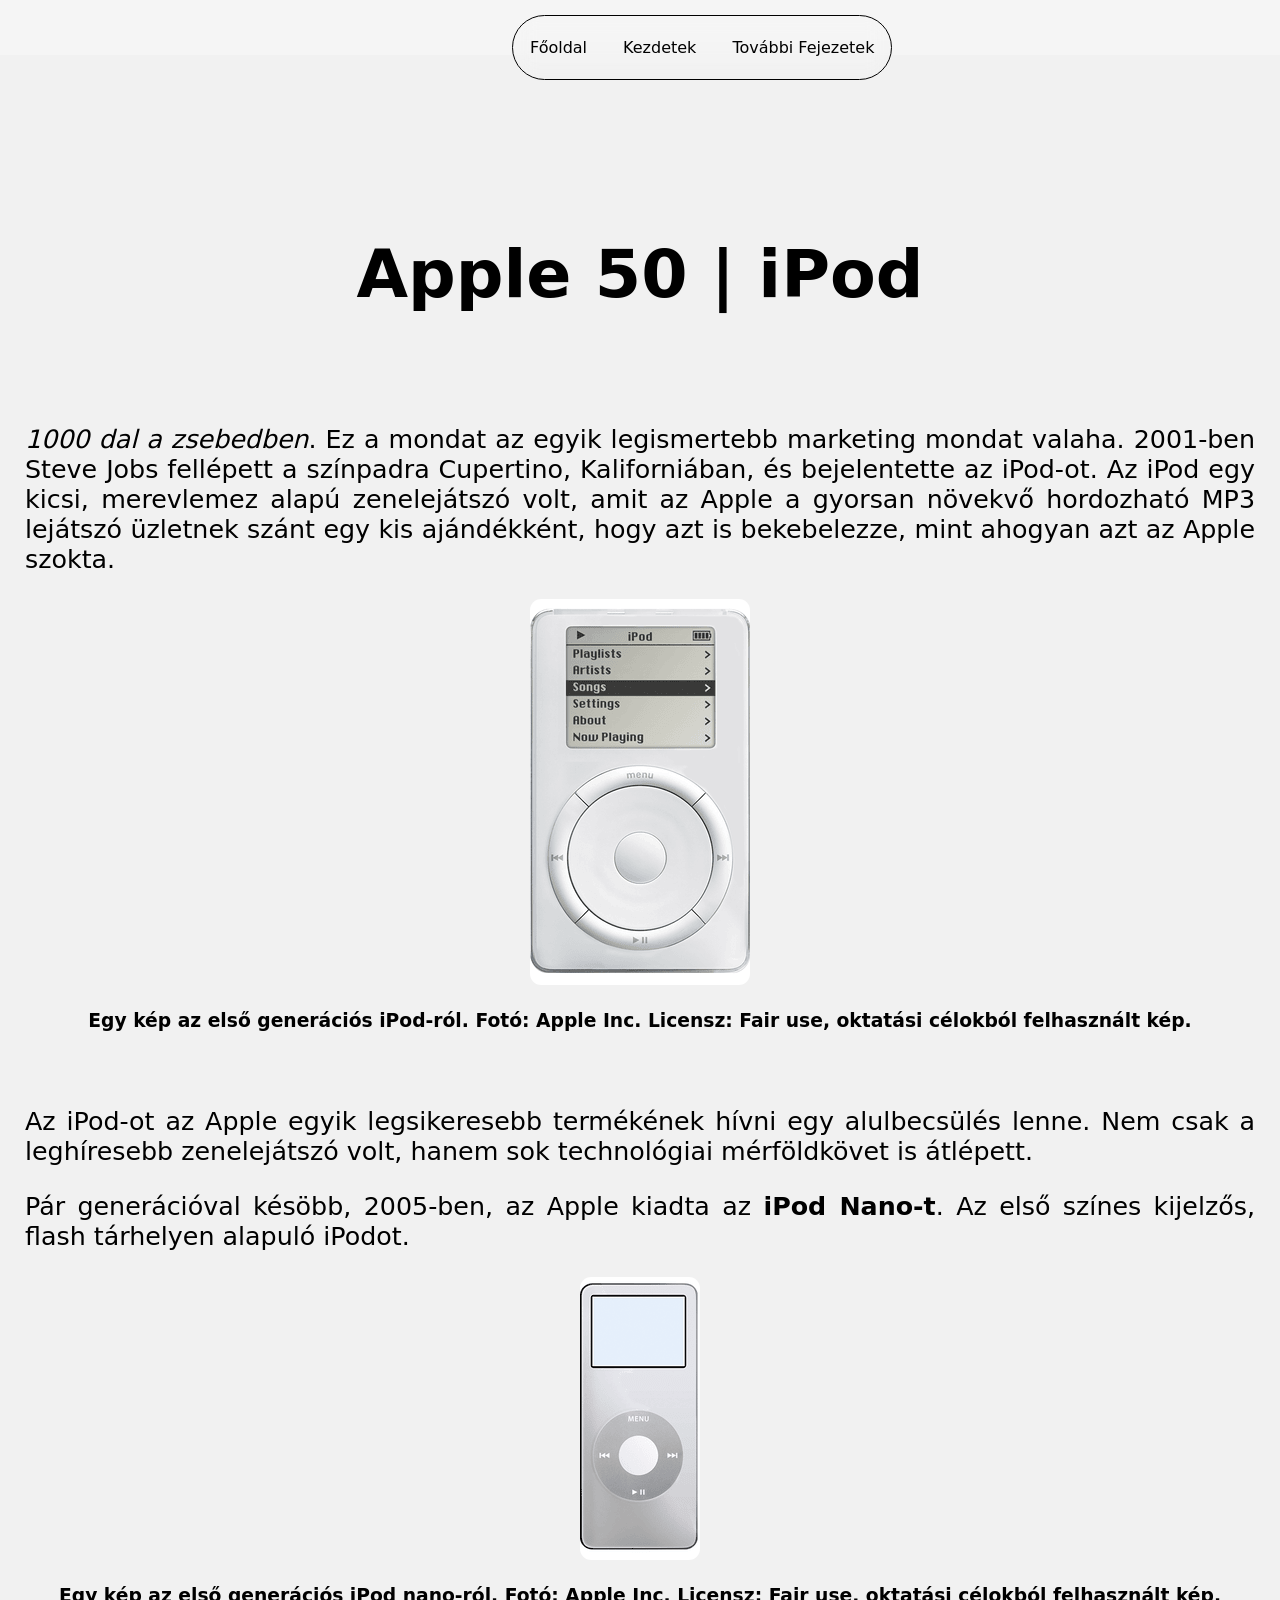
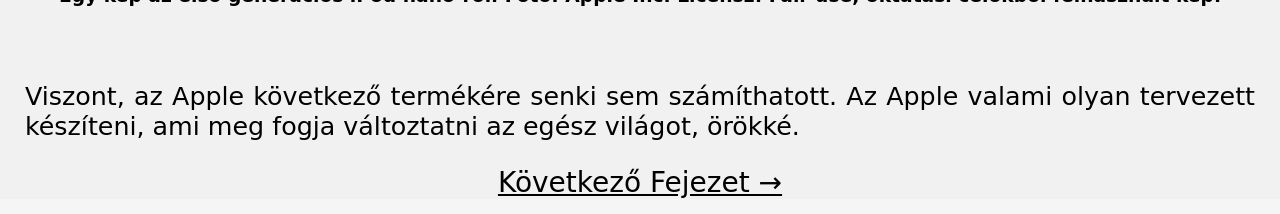
<file: ipod.html>
<!DOCTYPE html>
<html lang="hu">
<head>
    <meta charset="UTF-8">
    <meta name="viewport" content="width=device-width, initial-scale=1.0">
    <title>Apple 50 | iPod</title>
    <link rel="stylesheet" href="./style.css">
</head>
<body>
    <nav>
        <ul class="navbar">
            <li><a href="index.html">Főoldal</a></li>
            <li><a href="beginnings.html">Kezdetek</a></li>
            <li><a href="chapters.html">További Fejezetek</a></li>
           <!--   <li><a href="#apple-1">Apple I</a></li>
            <li><a href="#macintosh">Macintosh</a></li>
            <li><a href="#sugar-water">Cukros Víz</a></li>
            <li><a href="#NeXT">NeXT</a></li>
            <li><a href="#think-different">Gondolkozz Másképpen.</a></li>
            <li><a href="#imac">iMac</a></li>
            <li><a href="#ipod">iPod</a></li>
            <li><a href="#iphone">iPhone</a></li>
            <li><a href="#today">Ma</a></li> -->
        </ul>
    </nav>

    <section id="main-page-content">
        <h1>Apple 50 | iPod</h1>
        <p><em>1000 dal a zsebedben</em>. Ez a mondat az egyik legismertebb marketing mondat valaha. 2001-ben Steve Jobs fellépett a színpadra Cupertino, Kaliforniában, és bejelentette az iPod-ot. Az iPod egy kicsi, merevlemez alapú zenelejátszó volt, amit az Apple a gyorsan növekvő hordozható MP3 lejátszó üzletnek szánt egy kis ajándékként, hogy azt is bekebelezze, mint ahogyan azt az Apple szokta.</p>
        <img src="./img/iPod-1.png" alt="Egy kép az első generációs iPod-ról." title="Egy kép az első generációs iPod-ról." class="iPod">
        <h3 class="img-sub">Egy kép az első generációs iPod-ról. Fotó: <strong>Apple Inc.</strong> Licensz: <strong>Fair use, oktatási célokból felhasznált kép</strong>.</h3>
        <p>Az iPod-ot az Apple egyik legsikeresebb termékének hívni egy alulbecsülés lenne. Nem csak a leghíresebb zenelejátszó volt, hanem sok technológiai mérföldkövet is átlépett.</p>
        <p>Pár generációval késöbb, 2005-ben, az Apple kiadta az <strong>iPod Nano-t</strong>. Az első színes kijelzős, flash tárhelyen alapuló iPodot.</p>
        <img src="./img/iPod-nano-1.png" alt="Egy kép az első generációs iPod nano-ról." title="Egy kép az első generációs iPod nano-ról." class="iPod">
        <h3 class="img-sub">Egy kép az első generációs iPod nano-ról. Fotó: <strong>Apple Inc.</strong> Licensz: <strong>Fair use, oktatási célokból felhasznált kép</strong>.</h3>
        <p>Viszont, az Apple következő termékére senki sem számíthatott. Az Apple valami olyan tervezett készíteni, ami meg fogja változtatni az egész világot, örökké.</p>
        <a class="next" href="iphone.html">Következő Fejezet →</a>
    </section>
</body>
</html>
</file>
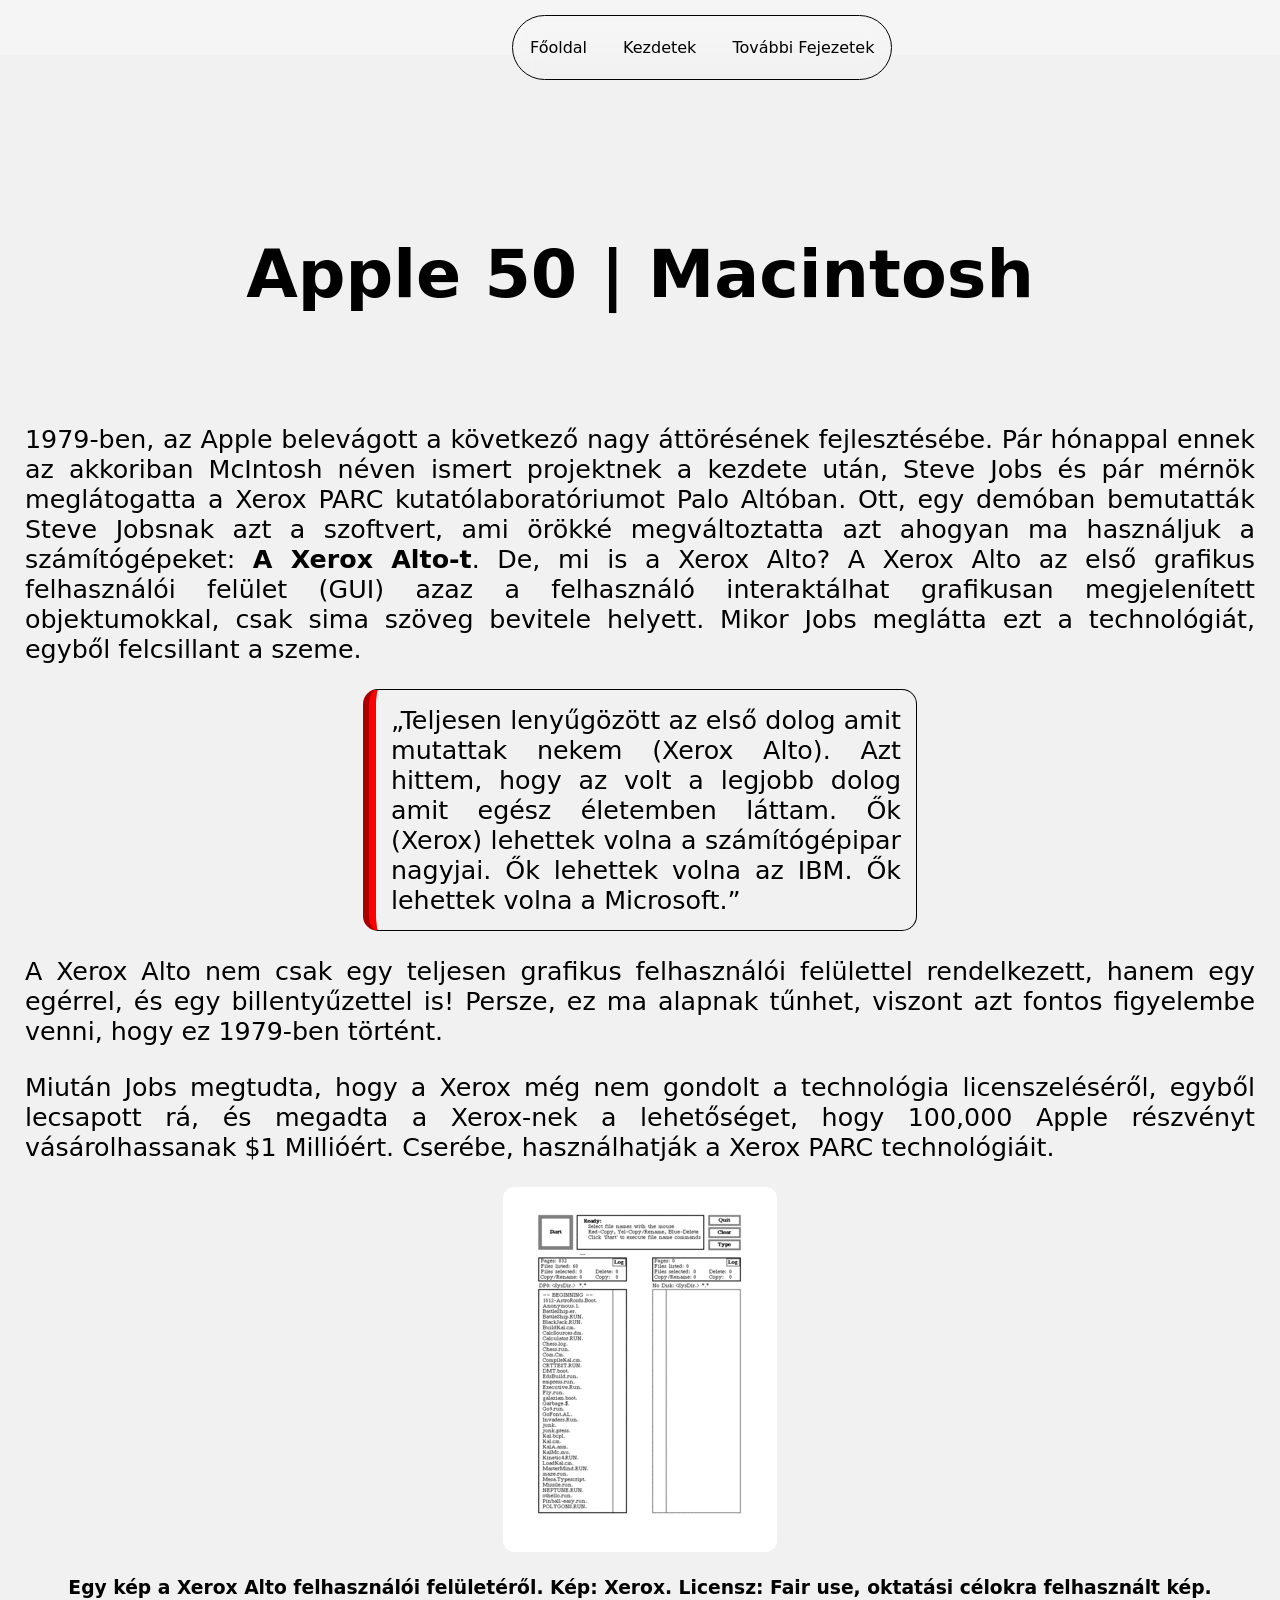
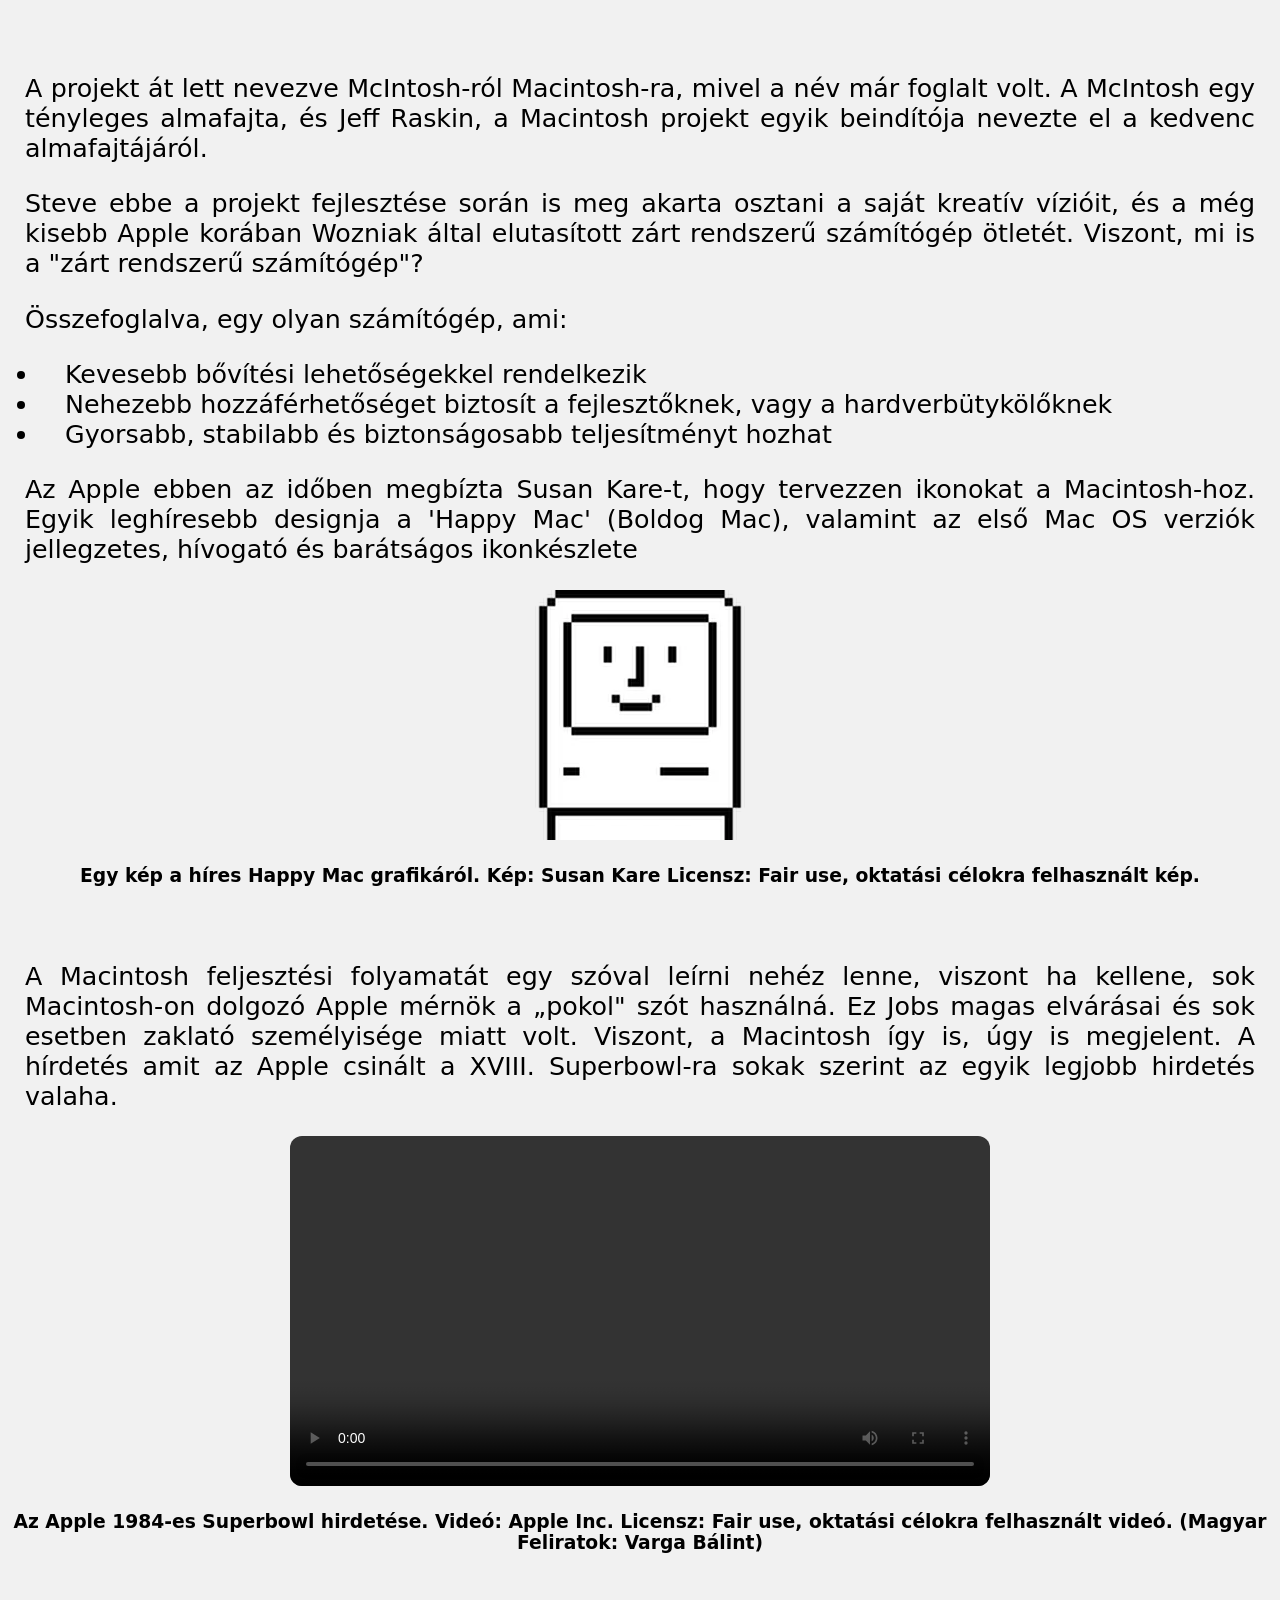
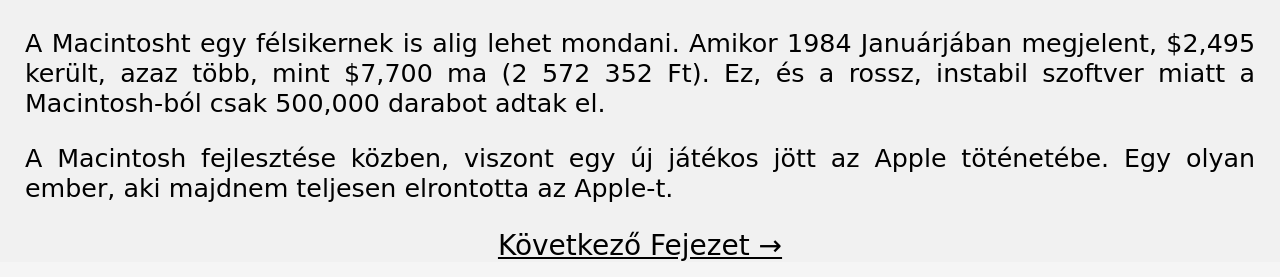
<file: macintosh.html>
<!DOCTYPE html>
<html lang="hu">
<head>
    <meta charset="UTF-8">
    <meta name="viewport" content="width=device-width, initial-scale=1.0">
    <title>Apple 50 | Macintosh</title>
    <link rel="stylesheet" href="./style.css">
</head>
<body>
    <nav>
        <ul class="navbar">
            <li><a href="index.html">Főoldal</a></li>
            <li><a href="beginnings.html">Kezdetek</a></li>
            <li><a href="chapters.html">További Fejezetek</a></li>
           <!--   <li><a href="#apple-1">Apple I</a></li>
            <li><a href="#macintosh">Macintosh</a></li>
            <li><a href="#sugar-water">Cukros Víz</a></li>
            <li><a href="#NeXT">NeXT</a></li>
            <li><a href="#think-different">Gondolkozz Másképpen.</a></li>
            <li><a href="#imac">iMac</a></li>
            <li><a href="#ipod">iPod</a></li>
            <li><a href="#iphone">iPhone</a></li>
            <li><a href="#today">Ma</a></li> -->
        </ul>
    </nav>

    <section id="main-page-content">
        <h1>Apple 50 | Macintosh</h1>
        <p>1979-ben, az Apple belevágott a következő nagy áttörésének fejlesztésébe. Pár hónappal ennek az akkoriban McIntosh néven ismert projektnek a kezdete után, Steve Jobs és pár mérnök meglátogatta a Xerox PARC kutatólaboratóriumot Palo Altóban. Ott, egy demóban bemutatták Steve Jobsnak azt a szoftvert, ami örökké megváltoztatta azt ahogyan ma használjuk a számítógépeket: <strong>A Xerox Alto-t</strong>. De, mi is a Xerox Alto? A Xerox Alto az első grafikus felhasználói felület (GUI) azaz a felhasználó interaktálhat grafikusan megjelenített objektumokkal, csak sima szöveg bevitele helyett. Mikor Jobs meglátta ezt a technológiát, egyből felcsillant a szeme.</p> 
        <q>Teljesen lenyűgözött az első dolog amit mutattak nekem (Xerox Alto). Azt hittem, hogy az volt a legjobb dolog amit egész életemben láttam. Ők (Xerox) lehettek volna a számítógépipar nagyjai. Ők lehettek volna az IBM. Ők lehettek volna a Microsoft.</q>
        <p>A Xerox Alto nem csak egy teljesen grafikus felhasználói felülettel rendelkezett, hanem egy egérrel, és egy billentyűzettel is! Persze, ez ma alapnak tűnhet, viszont azt fontos figyelembe venni, hogy ez 1979-ben történt.</p>
        <p>Miután Jobs megtudta, hogy a Xerox még nem gondolt a technológia licenszeléséről, egyből lecsapott rá, és megadta a Xerox-nek a lehetőséget, hogy 100,000 Apple részvényt vásárolhassanak $1 Millióért. Cserébe, használhatják a Xerox PARC technológiáit.</p>
        <img id="xerox-alto" src="./img/Alto_Neptune_Filemanager.gif" alt="Egy kép a Xerox Alto felhasználói felületéről. Kép: The Interface Experience." title="Egy kép a Xerox Alto felhasználói felületéről. Kép: The Interface Experience.">
        <h3 class="img-sub">Egy kép a Xerox Alto felhasználói felületéről. Kép: <strong>Xerox</strong>. Licensz: <strong>Fair use, oktatási célokra felhasznált kép</strong>.</h3>
        <p>A projekt át lett nevezve McIntosh-ról Macintosh-ra, mivel a név már foglalt volt. A McIntosh egy tényleges almafajta, és Jeff Raskin, a Macintosh projekt egyik beindítója nevezte el a kedvenc almafajtájáról.</p>
        <p>Steve ebbe a projekt fejlesztése során is meg akarta osztani a saját kreatív vízióit, és a még kisebb Apple korában Wozniak által elutasított zárt rendszerű számítógép ötletét. Viszont, mi is a "zárt rendszerű számítógép"?</p>
        <p>Összefoglalva, egy olyan számítógép, ami:</p>
        <ul>
            <li>Kevesebb bővítési lehetőségekkel rendelkezik</li>
            <li>Nehezebb hozzáférhetőséget biztosít a fejlesztőknek, vagy a hardverbütykölőknek</li>
            <li>Gyorsabb, stabilabb és biztonságosabb teljesítményt hozhat</li>
        </ul>
        <p>Az Apple ebben az időben megbízta Susan Kare-t, hogy tervezzen ikonokat a Macintosh-hoz. Egyik leghíresebb designja a 'Happy Mac' (Boldog Mac), valamint az első Mac OS verziók jellegzetes, hívogató és barátságos ikonkészlete</p>
        <img id="Happy_Mac" src="./img/Happy_Mac.webp" alt="Egy kép a híres Happy Mac grafikáról. Kép: Susan Kare." title="Egy kép a híres Happy Mac grafikáról. Kép: Susan Kare.">
        <h3 class="img-sub">Egy kép a híres Happy Mac grafikáról. Kép: <strong>Susan Kare</strong> Licensz: <strong>Fair use, oktatási célokra felhasznált kép</strong>.</h3>
        <p>A Macintosh feljesztési folyamatát egy szóval leírni nehéz lenne, viszont ha kellene, sok Macintosh-on dolgozó Apple mérnök a „pokol" szót használná. Ez Jobs magas elvárásai és sok esetben zaklató személyisége miatt volt. Viszont, a Macintosh így is, úgy is megjelent. A hírdetés amit az Apple csinált a XVIII. Superbowl-ra sokak szerint az egyik legjobb hirdetés valaha.</p>
        <video id="ad-SUPERBOWL" controls width="700">
        <source src="./vid/1984-ad-SUPERBOWL.mp4" type="video/mp4" alt="Az Apple 1984-ben bemutatott Superbowl hirdetése." title="Az Apple 1984-ben bemutatott Superbowl hirdetése.">

        <track
            src="./vid/sub/1984-ad-SUPERBOWL.vtt"
            kind="subtitles"
            srclang="hu"
            label="Magyar"
            default>
        </video>
        <h3 class="vid-sub">Az Apple 1984-es Superbowl hirdetése. Videó: <strong>Apple Inc.</strong> Licensz: <strong>Fair use, oktatási célokra felhasznált videó</strong>. (Magyar Feliratok: <strong>Varga Bálint</strong>)</h3>
        <p>A Macintosht egy félsikernek is alig lehet mondani. Amikor 1984 Januárjában megjelent, $2,495 került, azaz több, mint $7,700 ma (2 572 352 Ft). Ez, és a rossz, instabil szoftver miatt a Macintosh-ból csak 500,000 darabot adtak el.</p>
        <!-- Ide a Macintosh bemutatóvideója jön! -->
        <p>A Macintosh fejlesztése közben, viszont egy új játékos jött az Apple töténetébe. Egy olyan ember, aki majdnem teljesen elrontotta az Apple-t.</p>
        <a class="next" href="sugar-water.html">Következő Fejezet →</a>
    </section>
</body>
</html>
</file>
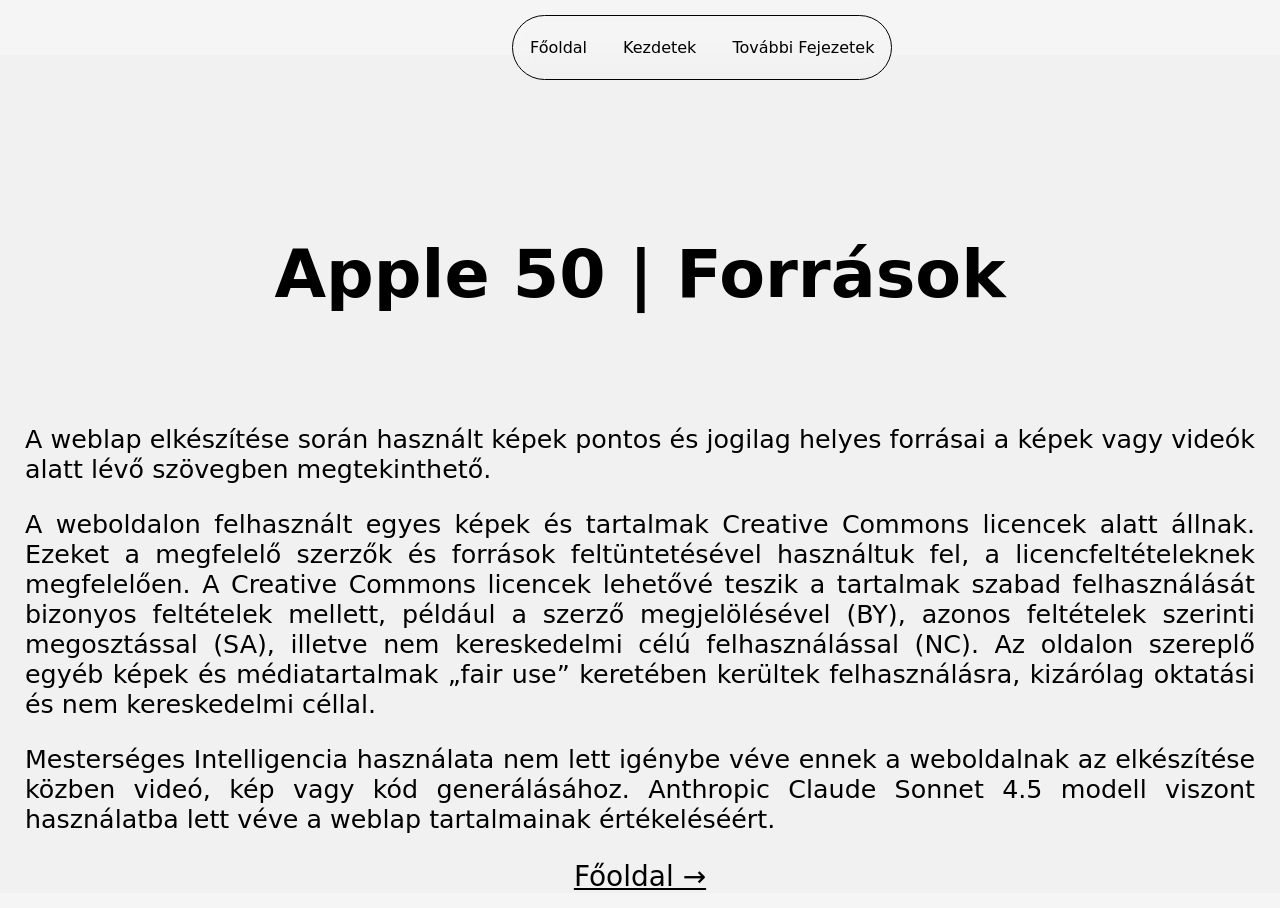
<file: sources.html>
<!DOCTYPE html>
<html lang="hu">
<head>
    <meta charset="UTF-8">
    <meta name="viewport" content="width=device-width, initial-scale=1.0">
    <title>Apple 50 | Források</title>
    <link rel="stylesheet" href="./style.css">
</head>
<body>
    <nav>
        <ul class="navbar">
            <li><a href="index.html">Főoldal</a></li>
            <li><a href="beginnings.html">Kezdetek</a></li>
            <li><a href="chapters.html">További Fejezetek</a></li>
           <!--   <li><a href="#apple-1">Apple I</a></li>
            <li><a href="#macintosh">Macintosh</a></li>
            <li><a href="#sugar-water">Cukros Víz</a></li>
            <li><a href="#NeXT">NeXT</a></li>
            <li><a href="#think-different">Gondolkozz Másképpen.</a></li>
            <li><a href="#imac">iMac</a></li>
            <li><a href="#ipod">iPod</a></li>
            <li><a href="#iphone">iPhone</a></li>
            <li><a href="#today">Ma</a></li> -->
        </ul>
    </nav>

    <section id="main-page-content">
        <h1>Apple 50 | Források</h1>
        <p>A weblap elkészítése során használt képek pontos és jogilag helyes forrásai a képek vagy videók alatt lévő szövegben megtekinthető.</p>
        <p>A weboldalon felhasznált egyes képek és tartalmak Creative Commons licencek alatt állnak. Ezeket a megfelelő szerzők és források feltüntetésével használtuk fel, a licencfeltételeknek megfelelően.

        A Creative Commons licencek lehetővé teszik a tartalmak szabad felhasználását bizonyos feltételek mellett, például a szerző megjelölésével (BY), azonos feltételek szerinti megosztással (SA), illetve nem kereskedelmi célú felhasználással (NC).

        Az oldalon szereplő egyéb képek és médiatartalmak „fair use” keretében kerültek felhasználásra, kizárólag oktatási és nem kereskedelmi céllal.
        </p>
        <p>Mesterséges Intelligencia használata nem lett igénybe véve ennek a weboldalnak az elkészítése közben videó, kép vagy kód generálásához. Anthropic Claude Sonnet 4.5 modell viszont használatba lett véve a weblap tartalmainak értékeléséért.</p>
        <a class="next" href="index.html">Főoldal →</a>
    </section>
</body>
</html>
</file>
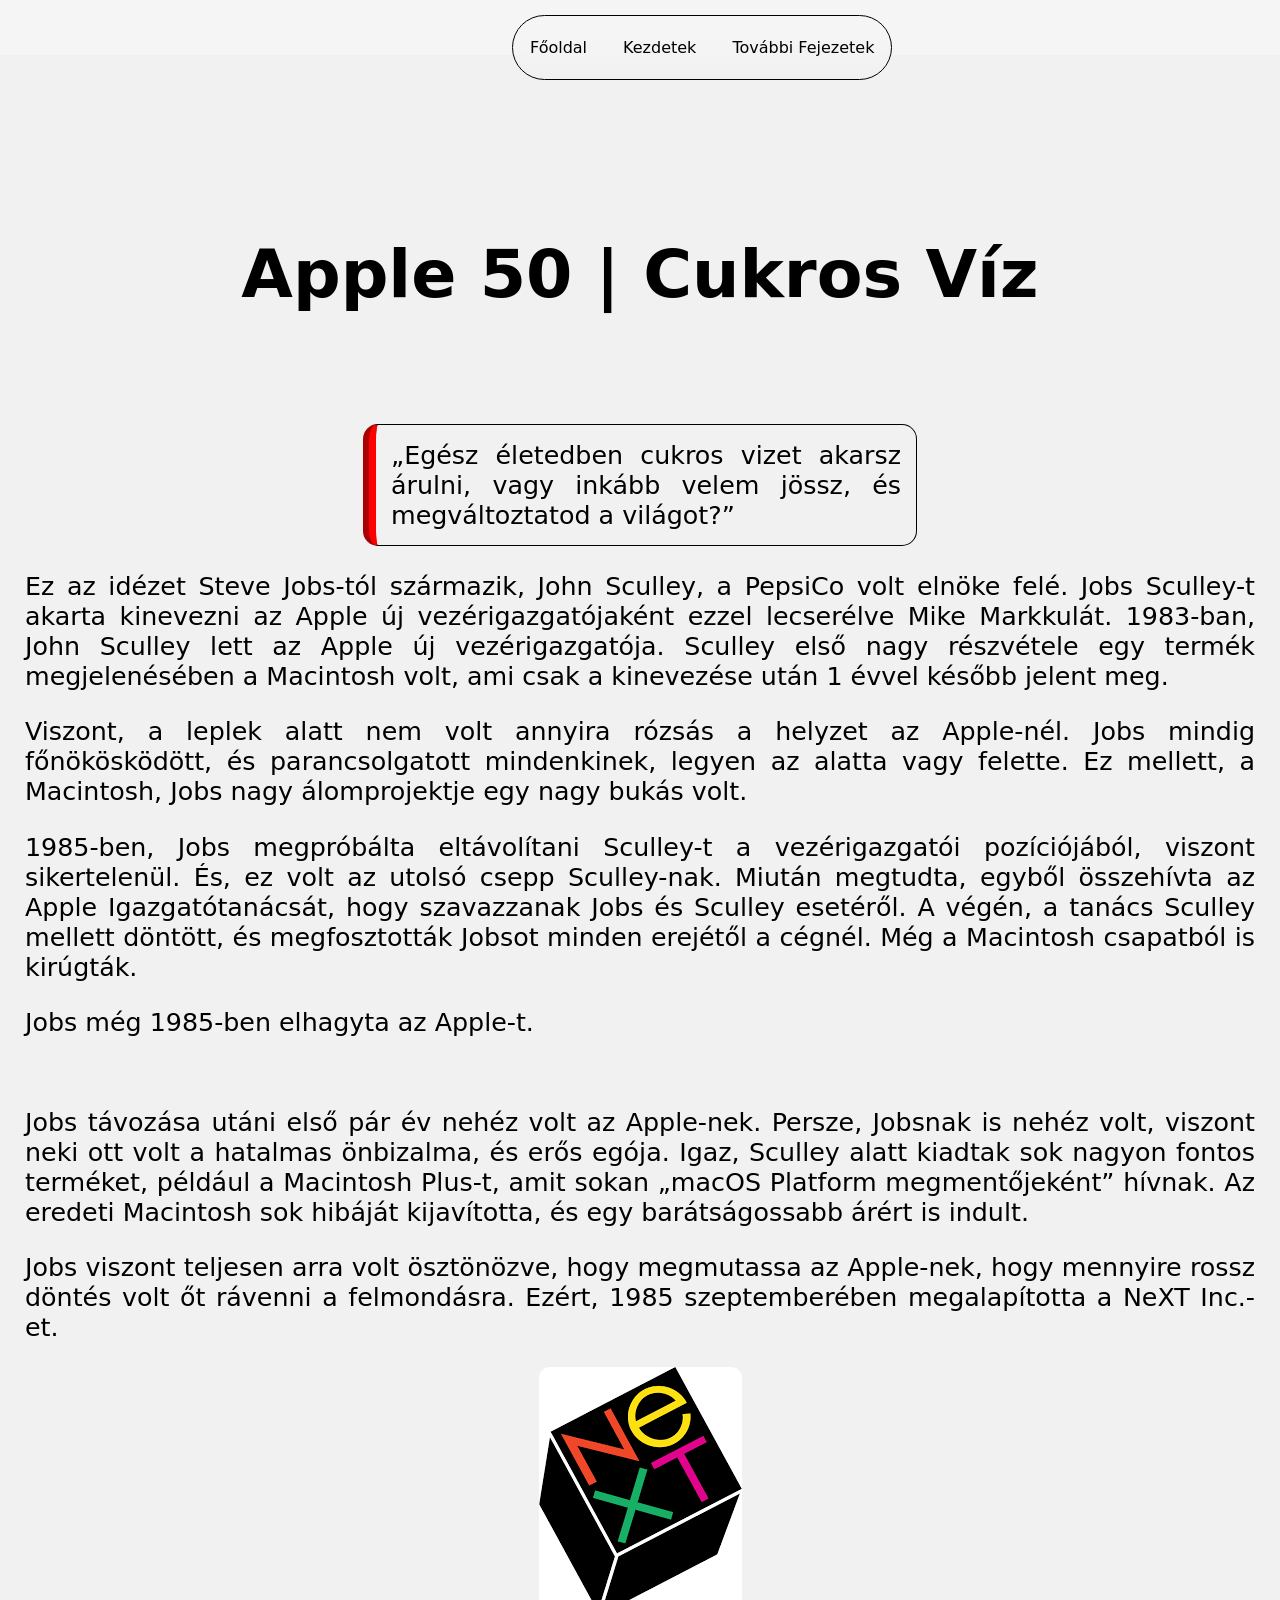
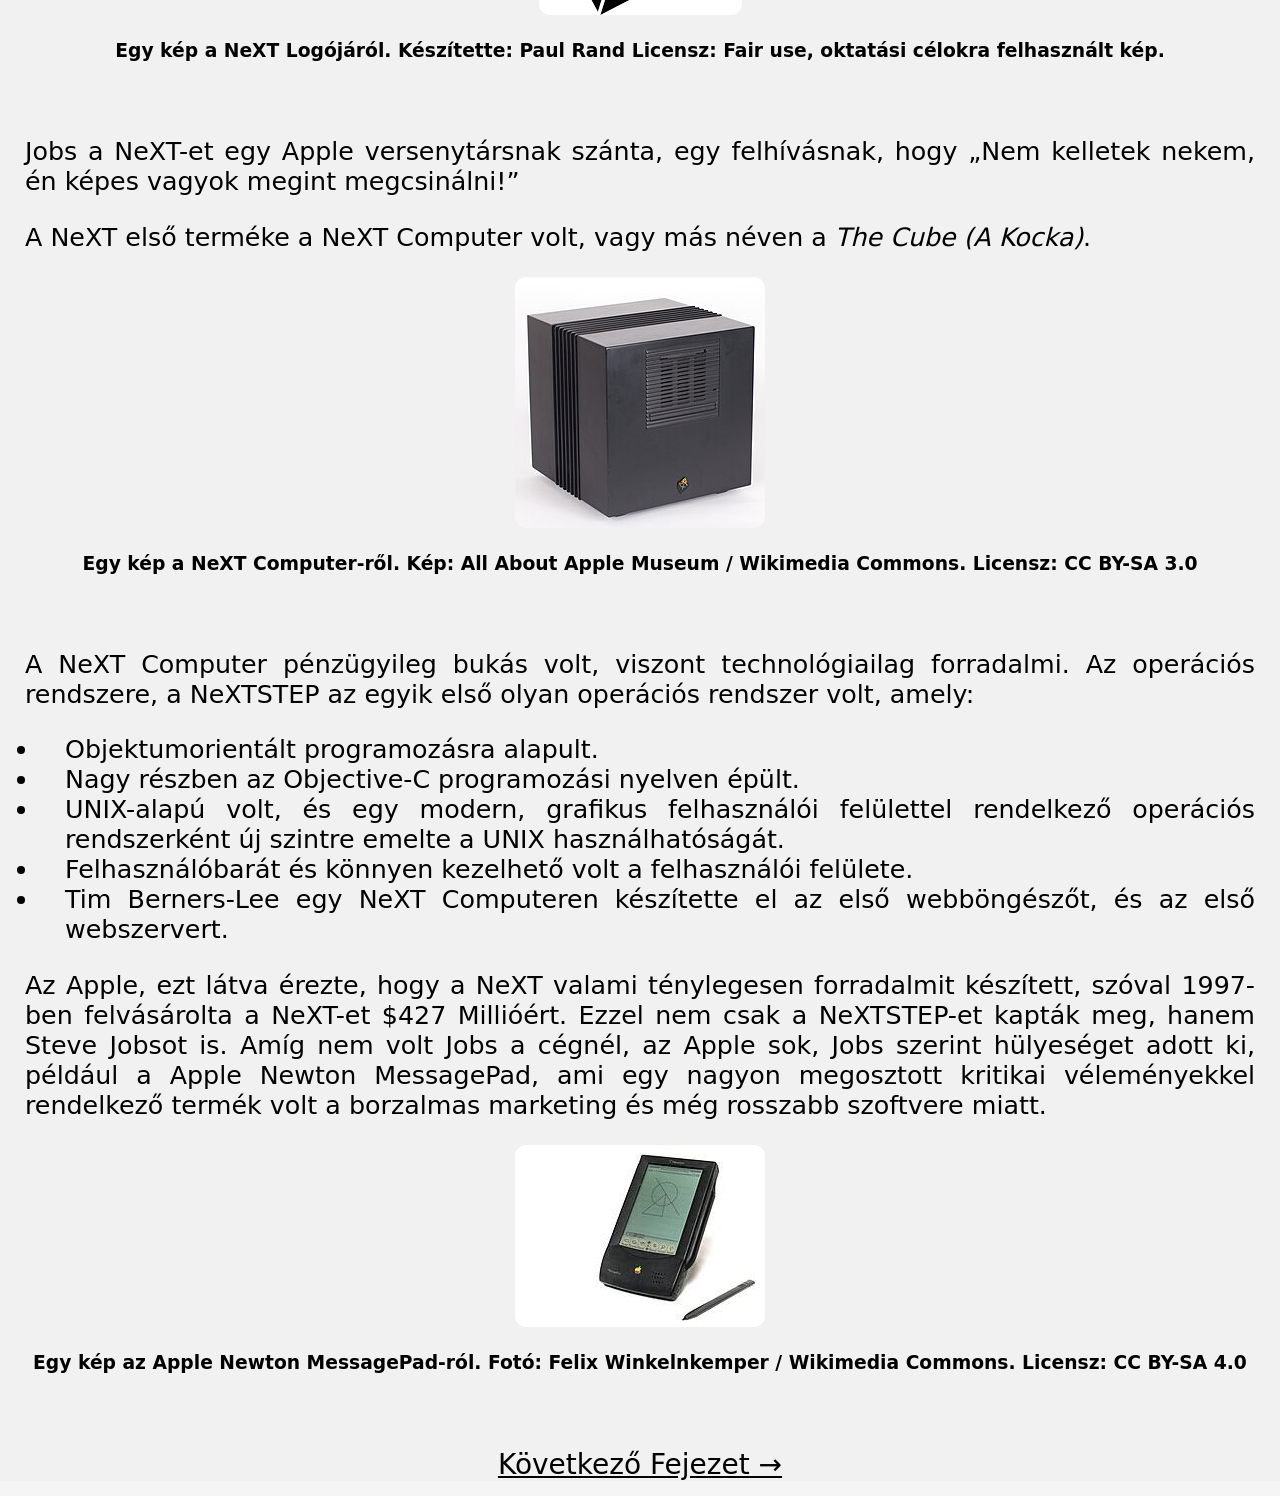
<file: sugar-water.html>
<!DOCTYPE html>
<html lang="hu">
<head>
    <meta charset="UTF-8">
    <meta name="viewport" content="width=device-width, initial-scale=1.0">
    <title>Apple 50 | Cukros Víz</title>
    <link rel="stylesheet" href="./style.css">
</head>
<body>
    <nav>
        <ul class="navbar">
            <li><a href="index.html">Főoldal</a></li>
            <li><a href="beginnings.html">Kezdetek</a></li>
            <li><a href="chapters.html">További Fejezetek</a></li>
           <!--   <li><a href="#apple-1">Apple I</a></li>
            <li><a href="#macintosh">Macintosh</a></li>
            <li><a href="#sugar-water">Cukros Víz</a></li>
            <li><a href="#NeXT">NeXT</a></li>
            <li><a href="#think-different">Gondolkozz Másképpen.</a></li>
            <li><a href="#imac">iMac</a></li>
            <li><a href="#ipod">iPod</a></li>
            <li><a href="#iphone">iPhone</a></li>
            <li><a href="#today">Ma</a></li> -->
        </ul>
    </nav>

    <section id="main-page-content">
        <h1>Apple 50 | Cukros Víz</h1>
        <q>Egész életedben cukros vizet akarsz árulni, vagy inkább velem jössz, és megváltoztatod a világot?</q>
        <p>Ez az idézet Steve Jobs-tól származik, John Sculley, a PepsiCo volt elnöke felé. Jobs Sculley-t akarta kinevezni az Apple új vezérigazgatójaként ezzel lecserélve Mike Markkulát. 1983-ban, John Sculley lett az Apple új vezérigazgatója. Sculley első nagy részvétele egy termék megjelenésében a Macintosh volt, ami csak a kinevezése után 1 évvel később jelent meg.</p>
        <p>Viszont, a leplek alatt nem volt annyira rózsás a helyzet az Apple-nél. Jobs mindig főnökösködött, és parancsolgatott mindenkinek, legyen az alatta vagy felette. Ez mellett, a Macintosh, Jobs nagy álomprojektje egy nagy bukás volt.</p>
        <p>1985-ben, Jobs megpróbálta eltávolítani Sculley-t a vezérigazgatói pozíciójából, viszont sikertelenül. És, ez volt az utolsó csepp Sculley-nak. Miután megtudta, egyből összehívta az Apple Igazgatótanácsát, hogy szavazzanak Jobs és Sculley esetéről. A végén, a tanács Sculley mellett döntött, és megfosztották Jobsot minden erejétől a cégnél. Még a Macintosh csapatból is kirúgták.</p>
        <p>Jobs még 1985-ben elhagyta az Apple-t.</p><br>
        <p>Jobs távozása utáni első pár év nehéz volt az Apple-nek. Persze, Jobsnak is nehéz volt, viszont neki ott volt a hatalmas önbizalma, és erős egója. Igaz, Sculley alatt kiadtak sok nagyon fontos terméket, például a Macintosh Plus-t, amit sokan „macOS Platform megmentőjeként” hívnak. Az eredeti Macintosh sok hibáját kijavította, és egy barátságossabb árért is indult.</p>

        <p>Jobs viszont teljesen arra volt ösztönözve, hogy megmutassa az Apple-nek, hogy mennyire rossz döntés volt őt rávenni a felmondásra. Ezért, 1985 szeptemberében megalapította a NeXT Inc.-et.</p>
        <img id="logo-NeXT" src="./img/logo-NeXT.png" alt="Egy kép a NeXT Logójáról. Készítette: Paul Rand" title="Egy kép a NeXT Logójáról. Készítette: Paul Rand">
        <h3 class="img-sub">Egy kép a NeXT Logójáról. Készítette: <strong>Paul Rand</strong> Licensz: <strong>Fair use, oktatási célokra felhasznált kép</strong>.</h3>

        <p>Jobs a NeXT-et egy Apple versenytársnak szánta, egy felhívásnak, hogy „Nem kelletek nekem, én képes vagyok megint megcsinálni!”</p>
        <p>A NeXT első terméke a NeXT Computer volt, vagy más néven a <em>The Cube (A Kocka)</em>.</p>
        <img src="./img/NeXTcube.jpg" alt="Egy kép a NeXT Computer-ről. Kép: Wikimedia Foundation." title="Egy kép a NeXT Computer-ről. Kép: Wikimedia Foundation." id="NeXTcube">
        <h3 class="img-sub">Egy kép a NeXT Computer-ről. Kép: <strong>All About Apple Museum / Wikimedia Commons</strong>. Licensz: <strong>CC BY-SA 3.0</strong></h3>
        <p>A NeXT Computer pénzügyileg bukás volt, viszont technológiailag forradalmi. Az operációs rendszere, a NeXTSTEP az egyik első olyan operációs rendszer volt, amely:</p>
        <ul>
            <li>Objektumorientált programozásra alapult.</li>
            <li>Nagy részben az Objective-C programozási nyelven épült.</li>
            <li>UNIX-alapú volt, és egy modern, grafikus felhasználói felülettel rendelkező operációs rendszerként új szintre emelte a UNIX használhatóságát.</li>
            <li>Felhasználóbarát és könnyen kezelhető volt a felhasználói felülete.</li>
            <li>Tim Berners-Lee egy NeXT Computeren készítette el az első webböngészőt, és az első webszervert.</li>
        </ul>

        <p>Az Apple, ezt látva érezte, hogy a NeXT valami ténylegesen forradalmit készített, szóval 1997-ben felvásárolta a NeXT-et $427 Millióért. Ezzel nem csak a NeXTSTEP-et kapták meg, hanem Steve Jobsot is. Amíg nem volt Jobs a cégnél, az Apple sok, Jobs szerint hülyeséget adott ki, például a Apple Newton MessagePad, ami egy nagyon megosztott kritikai véleményekkel rendelkező termék volt a borzalmas marketing és még rosszabb szoftvere miatt.</p>
        <img src="img/Apple-Newton-MessagePad.jpg" alt="Egy kép az Apple Newton MessagePad-ról. Kép: Wikimedia Foundation." id="Apple-Newton-MessagePad">
        <h3 class="img-sub">Egy kép az Apple Newton MessagePad-ról. Fotó: <strong>Felix Winkelnkemper / Wikimedia Commons</strong>. Licensz: <strong>CC BY-SA 4.0</strong></h3>
        <a class="next" href="think-different.html">Következő Fejezet →</a>
    </section>
</body>
</html>
</file>
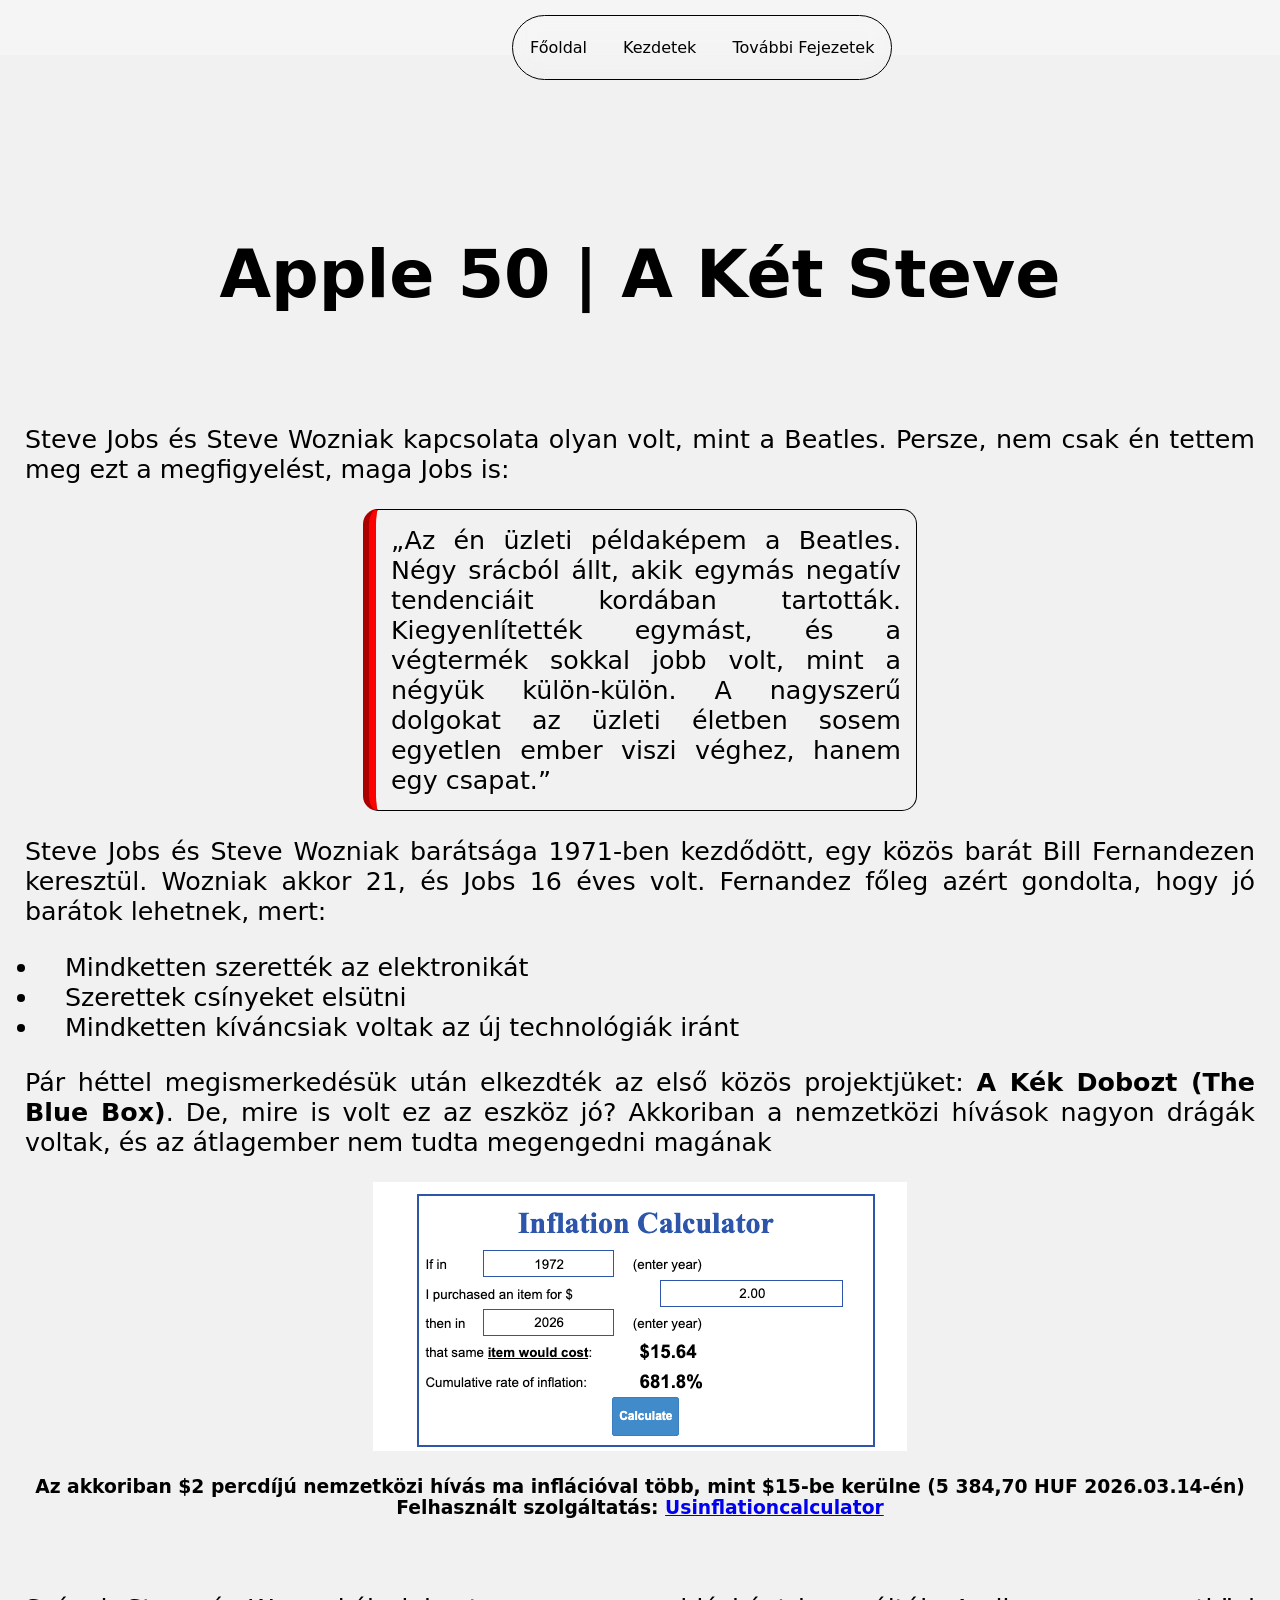
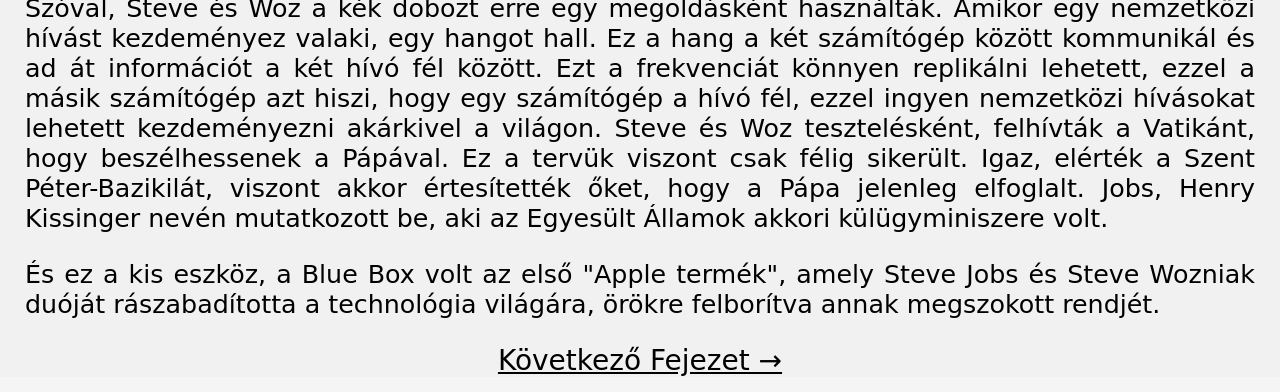
<file: the-two-steves.html>
<!DOCTYPE html>
<html lang="hu">
<head>
    <meta charset="UTF-8">
    <meta name="viewport" content="width=device-width, initial-scale=1.0">
    <title>Apple 50 | A Két Steve</title>
    <link rel="stylesheet" href="./style.css">
</head>
<body>
    <nav>
        <ul class="navbar">
            <li><a href="index.html">Főoldal</a></li>
            <li><a href="beginnings.html">Kezdetek</a></li>
            <li><a href="chapters.html">További Fejezetek</a></li>
           <!--   <li><a href="#apple-1">Apple I</a></li>
            <li><a href="#macintosh">Macintosh</a></li>
            <li><a href="#sugar-water">Cukros Víz</a></li>
            <li><a href="#NeXT">NeXT</a></li>
            <li><a href="#think-different">Gondolkozz Másképpen.</a></li>
            <li><a href="#imac">iMac</a></li>
            <li><a href="#ipod">iPod</a></li>
            <li><a href="#iphone">iPhone</a></li>
            <li><a href="#today">Ma</a></li> -->
        </ul>
    </nav>

    <section id="main-page-content">
        <h1>Apple 50 | A Két Steve</h1>
        <p>Steve Jobs és Steve Wozniak kapcsolata olyan volt, mint a Beatles. Persze, nem csak én tettem meg ezt a megfigyelést, maga Jobs is:</p>
        <q>Az én üzleti példaképem a Beatles. Négy srácból állt, akik egymás negatív tendenciáit kordában tartották. Kiegyenlítették egymást, és a végtermék sokkal jobb volt, mint a négyük külön-külön. A nagyszerű dolgokat az üzleti életben sosem egyetlen ember viszi véghez, hanem egy csapat.</q>
        <p>Steve Jobs és Steve Wozniak barátsága 1971-ben kezdődött, egy közös barát Bill Fernandezen keresztül. Wozniak akkor 21, és Jobs 16 éves volt. Fernandez főleg azért gondolta, hogy jó barátok lehetnek, mert:</p>
        <ul>
            <li>Mindketten szerették az elektronikát</li>
            <li>Szerettek csínyeket elsütni</li>
            <li>Mindketten kíváncsiak voltak az új technológiák iránt</li>
        </ul>
        <p>Pár héttel megismerkedésük után elkezdték az első közös projektjüket: <strong>A Kék Dobozt (The Blue Box)</strong>. De, mire is volt ez az eszköz jó? Akkoriban a nemzetközi hívások nagyon drágák voltak, és az átlagember nem tudta megengedni magának</p>
        <img id="call-inflation" src="./img/call-inflation.png" alt="Egy kép, ami az 1972-es nemzetközi hívásoknak a percdíját mutatja, inflációval mai értékben.">
        <h3 class="img-sub">Az akkoriban $2 percdíjú nemzetközi hívás ma inflációval több, mint $15-be kerülne (5 384,70 HUF 2026.03.14-én) Felhasznált szolgáltatás: <a href="https://www.usinflationcalculator.com/" target="_blank">Usinflationcalculator</a></h3>
        <p>Szóval, Steve és Woz a kék dobozt erre egy megoldásként használták. Amikor egy nemzetközi hívást kezdeményez valaki, egy hangot hall. Ez a hang a két számítógép között kommunikál és ad át információt a két hívó fél között. Ezt a frekvenciát könnyen replikálni lehetett, ezzel a másik számítógép azt hiszi, hogy egy számítógép a hívó fél, ezzel ingyen nemzetközi hívásokat lehetett kezdeményezni akárkivel a világon. Steve és Woz tesztelésként, felhívták a Vatikánt, hogy beszélhessenek a Pápával. Ez a tervük viszont csak félig sikerült. Igaz, elérték a Szent Péter-Bazikilát, viszont akkor értesítették őket, hogy a Pápa jelenleg elfoglalt. Jobs, Henry Kissinger nevén mutatkozott be, aki az Egyesült Államok akkori külügyminiszere volt.</p>

        <p>És ez a kis eszköz, a Blue Box volt az első "Apple termék", amely Steve Jobs és Steve Wozniak duóját rászabadította a technológia világára, örökre felborítva annak megszokott rendjét.</p>
        <a class="next" href="apple-1.html">Következő Fejezet →</a>
    </section>
</body>
</html>
</file>
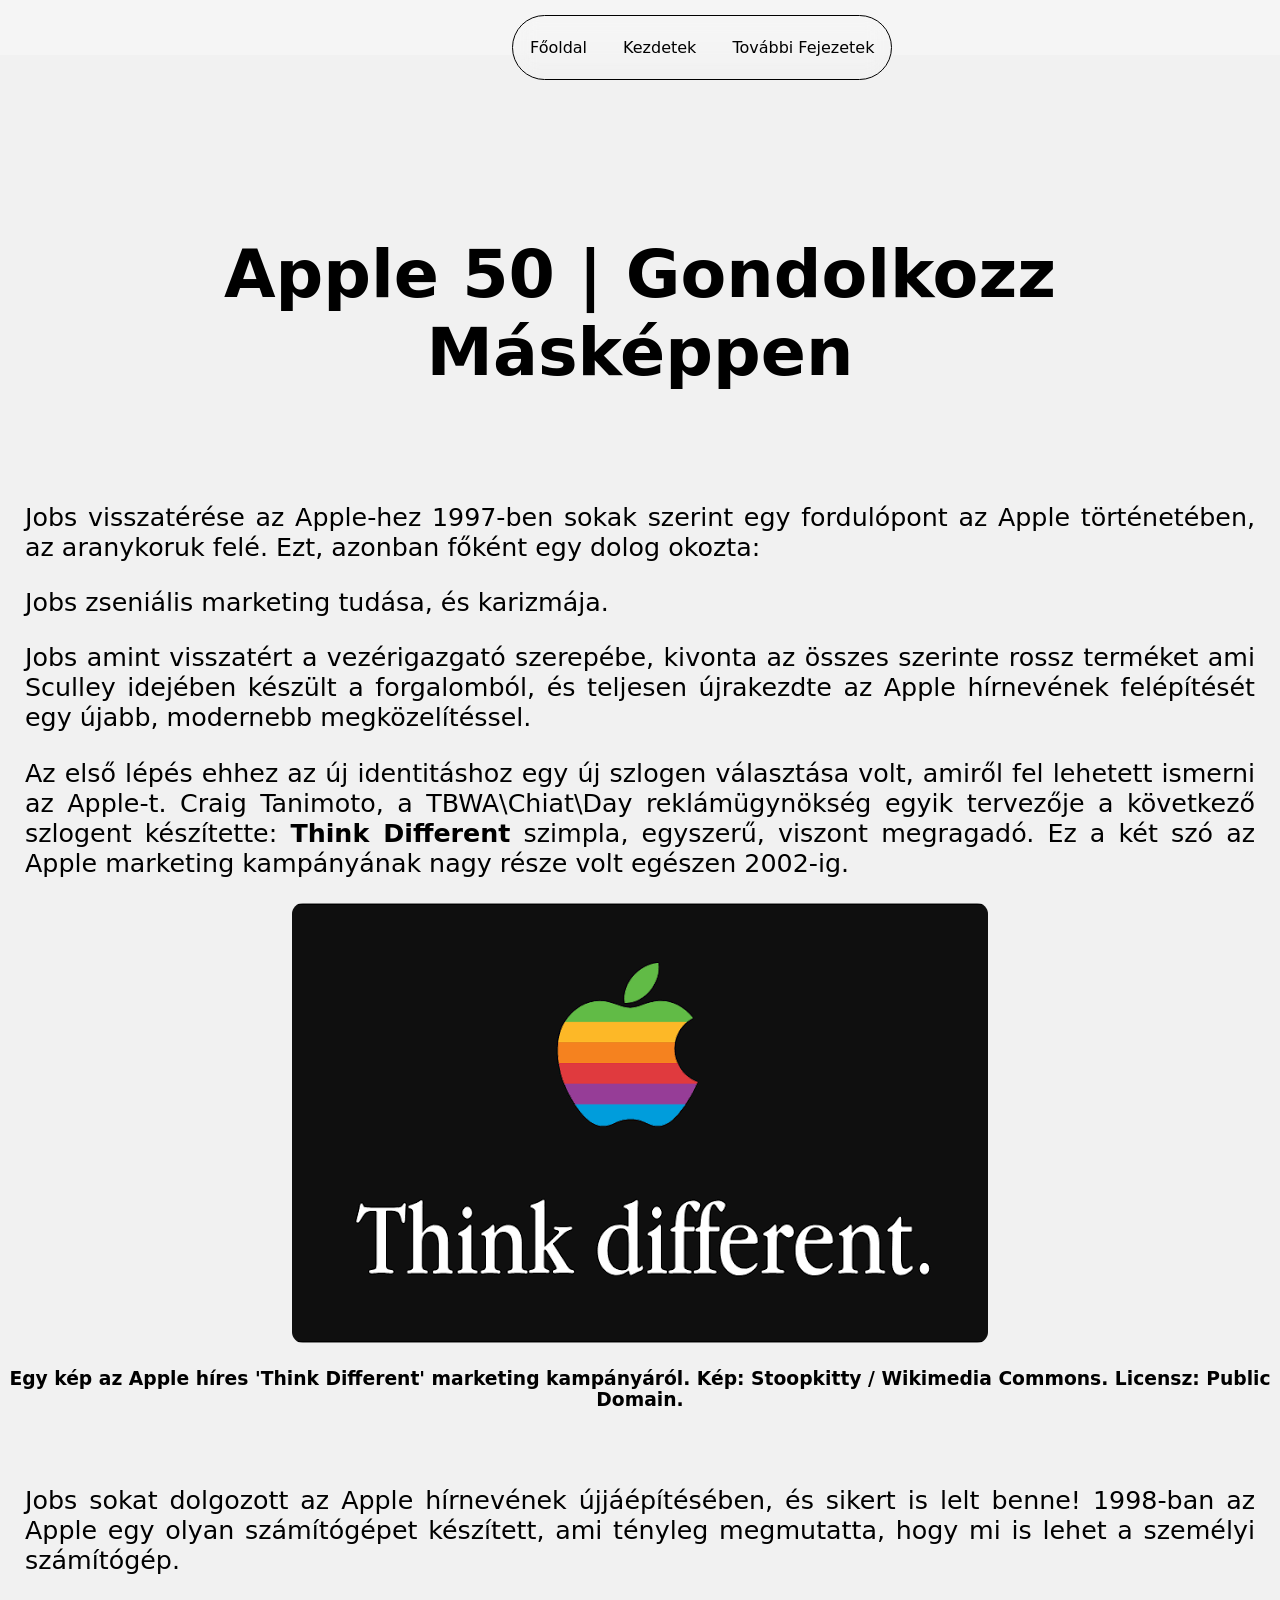
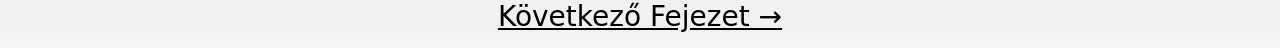
<file: think-different.html>
<!DOCTYPE html>
<html lang="hu">
<head>
    <meta charset="UTF-8">
    <meta name="viewport" content="width=device-width, initial-scale=1.0">
    <title>Apple 50 | Gondolkozz Másképpen</title>
    <link rel="stylesheet" href="./style.css">
</head>
<body>
    <nav>
        <ul class="navbar">
            <li><a href="index.html">Főoldal</a></li>
            <li><a href="beginnings.html">Kezdetek</a></li>
            <li><a href="chapters.html">További Fejezetek</a></li>
           <!--   <li><a href="#apple-1">Apple I</a></li>
            <li><a href="#macintosh">Macintosh</a></li>
            <li><a href="#sugar-water">Cukros Víz</a></li>
            <li><a href="#NeXT">NeXT</a></li>
            <li><a href="#think-different">Gondolkozz Másképpen.</a></li>
            <li><a href="#imac">iMac</a></li>
            <li><a href="#ipod">iPod</a></li>
            <li><a href="#iphone">iPhone</a></li>
            <li><a href="#today">Ma</a></li> -->
        </ul>
    </nav>

    <section id="main-page-content">
        <h1>Apple 50 | Gondolkozz Másképpen</h1>
        <p>Jobs visszatérése az Apple-hez 1997-ben sokak szerint egy fordulópont az Apple történetében, az aranykoruk felé. Ezt, azonban főként egy dolog okozta:</p>
        <p>Jobs zseniális marketing tudása, és karizmája.</p>
        <p>Jobs amint visszatért a vezérigazgató szerepébe, kivonta az összes szerinte rossz terméket ami Sculley idejében készült a forgalomból, és teljesen újrakezdte az Apple hírnevének felépítését egy újabb, modernebb megközelítéssel.</p>
        <p>Az első lépés ehhez az új identitáshoz egy új szlogen választása volt, amiről fel lehetett ismerni az Apple-t. Craig Tanimoto, a TBWA\Chiat\Day reklámügynökség egyik tervezője a következő szlogent készítette: <strong>Think Different</strong> szimpla, egyszerű, viszont megragadó. Ez a két szó az Apple marketing kampányának nagy része volt egészen 2002-ig.</p>
        <img src="./img/Think_Different.webp" alt="Egy kép az Apple híres 'Think Different' marketing kampányáról. Kép: Wikimedia Foundation" id="Think_Different">
        <h3 class="img-sub">Egy kép az Apple híres 'Think Different' marketing kampányáról. Kép: <strong>Stoopkitty / Wikimedia Commons</strong>. Licensz: <strong>Public Domain</strong>.</h3>
        <p>Jobs sokat dolgozott az Apple hírnevének újjáépítésében, és sikert is lelt benne! 1998-ban az Apple egy olyan számítógépet készített, ami tényleg megmutatta, hogy mi is lehet a személyi számítógép.</p>
        <a class="next" href="imac.html">Következő Fejezet →</a>
    </section>
</body>
</html>
</file>
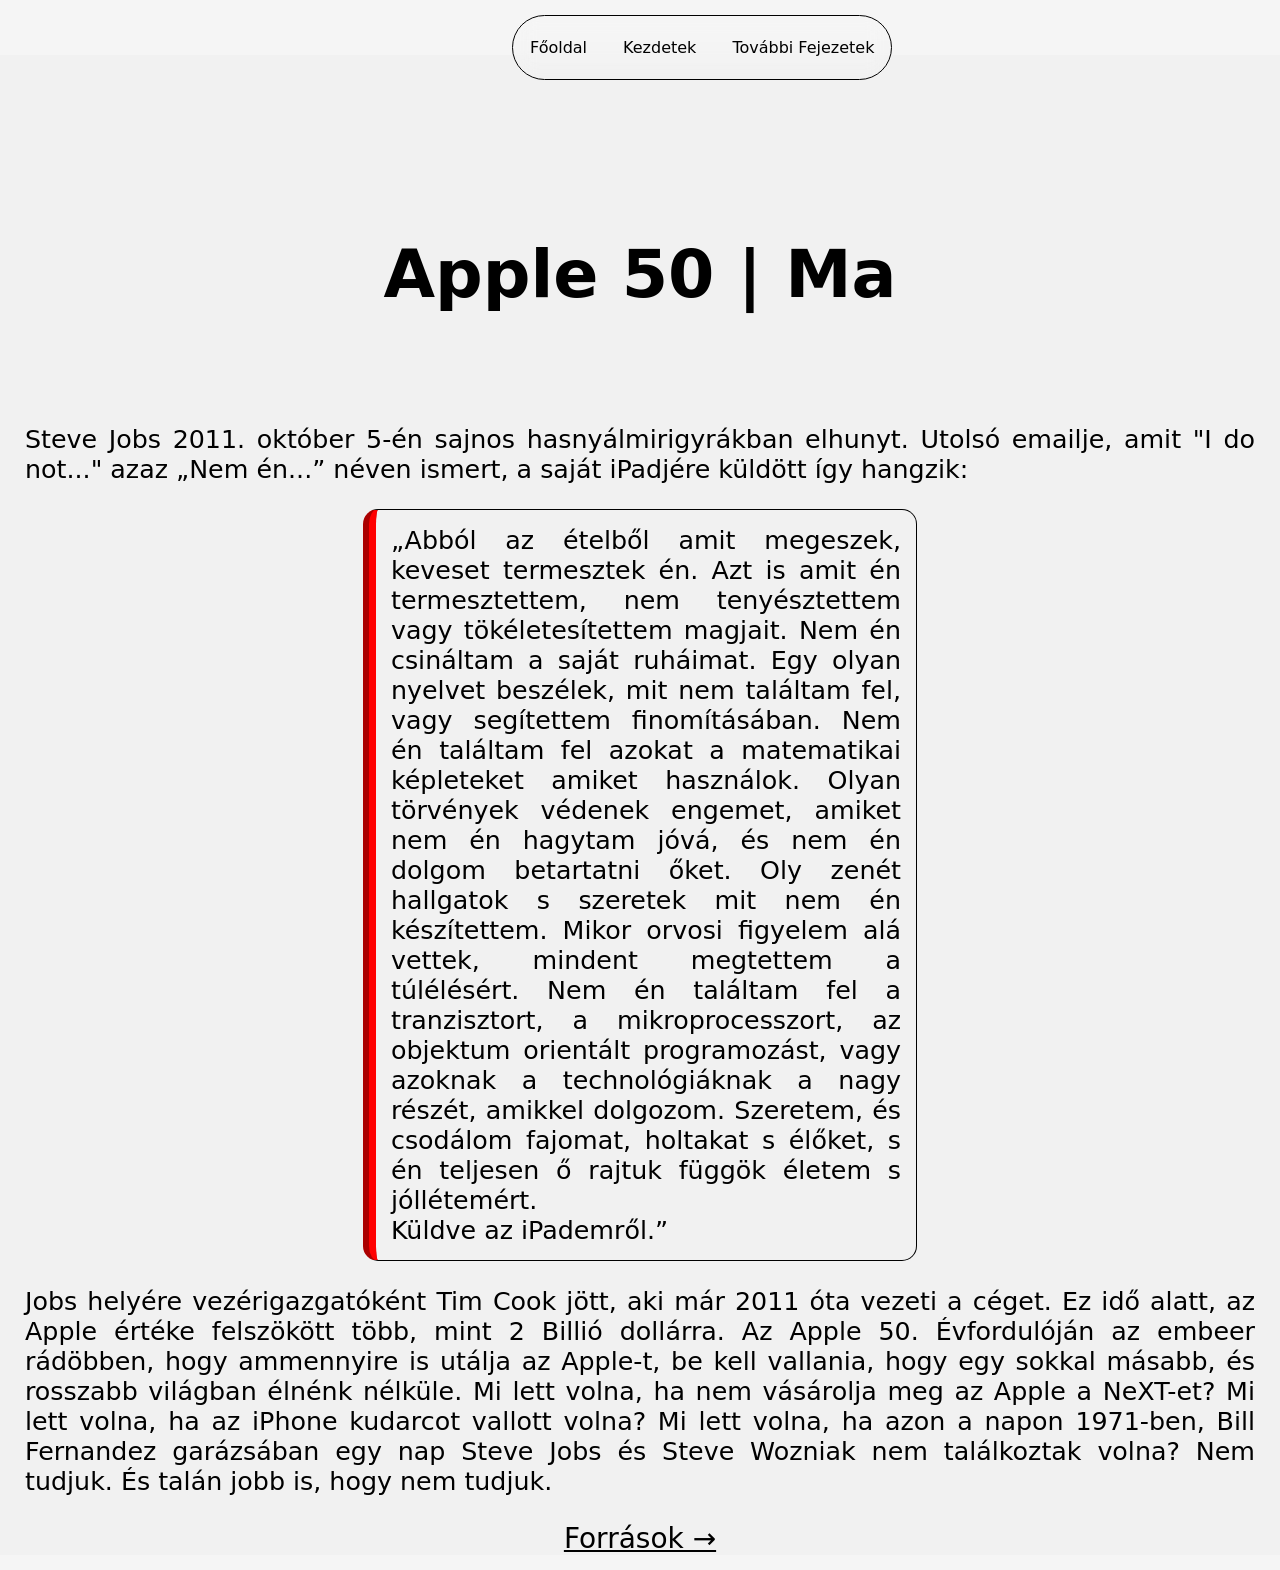
<file: today.html>
<!DOCTYPE html>
<html lang="hu">
<head>
    <meta charset="UTF-8">
    <meta name="viewport" content="width=device-width, initial-scale=1.0">
    <title>Apple 50 | Ma</title>
    <link rel="stylesheet" href="./style.css">
</head>
<body>
    <nav>
        <ul class="navbar">
            <li><a href="index.html">Főoldal</a></li>
            <li><a href="beginnings.html">Kezdetek</a></li>
            <li><a href="chapters.html">További Fejezetek</a></li>
           <!--   <li><a href="#apple-1">Apple I</a></li>
            <li><a href="#macintosh">Macintosh</a></li>
            <li><a href="#sugar-water">Cukros Víz</a></li>
            <li><a href="#NeXT">NeXT</a></li>
            <li><a href="#think-different">Gondolkozz Másképpen.</a></li>
            <li><a href="#imac">iMac</a></li>
            <li><a href="#ipod">iPod</a></li>
            <li><a href="#iphone">iPhone</a></li>
            <li><a href="#today">Ma</a></li> -->
        </ul>
    </nav>

    <section id="main-page-content">
        <h1>Apple 50 | Ma</h1>
        <p>Steve Jobs 2011. október 5-én sajnos hasnyálmirigyrákban elhunyt. Utolsó emailje, amit "I do not..." azaz „Nem én...” néven ismert, a saját iPadjére küldött így hangzik:</p>
        <q>Abból az ételből amit megeszek, keveset termesztek én. Azt is amit én termesztettem, nem tenyésztettem vagy tökéletesítettem magjait. Nem én csináltam a saját ruháimat. Egy olyan nyelvet beszélek, mit nem találtam fel, vagy segítettem finomításában. Nem én találtam fel azokat a matematikai képleteket amiket használok. Olyan törvények védenek engemet, amiket nem én hagytam jóvá, és nem én dolgom betartatni őket. Oly zenét hallgatok s szeretek mit nem én készítettem. Mikor orvosi figyelem alá vettek, mindent megtettem a túlélésért. Nem én találtam fel a tranzisztort, a mikroprocesszort, az objektum orientált programozást, vagy azoknak a technológiáknak a nagy részét, amikkel dolgozom. Szeretem, és csodálom fajomat, holtakat s élőket, s én teljesen ő rajtuk függök életem s jóllétemért.<br>
        Küldve az iPademről.</q>
        <p>Jobs helyére vezérigazgatóként Tim Cook jött, aki már 2011 óta vezeti a céget. Ez idő alatt, az Apple értéke felszökött több, mint 2 Billió dollárra. Az Apple 50. Évfordulóján az embeer rádöbben, hogy ammennyire is utálja az Apple-t, be kell vallania, hogy egy sokkal másabb, és rosszabb világban élnénk nélküle. Mi lett volna, ha nem vásárolja meg az Apple a NeXT-et? Mi lett volna, ha az iPhone kudarcot vallott volna? Mi lett volna, ha azon a napon 1971-ben, Bill Fernandez garázsában egy nap Steve Jobs és Steve Wozniak nem találkoztak volna? Nem tudjuk. És talán jobb is, hogy nem tudjuk.</p>
        <a class="next" href="sources.html">Források →</a>
    </section>
</body>
</html>
</file>
<file: style.css>
body {
    background-color: #F5F5F5;
    /* background-image: url('https://i.ytimg.com/vi/hAsZCTL__lo/maxresdefault.jpg');  Debugging Linus (Csak vészhelyzet esetén kiengedhető!) */
    margin: 0;
    padding: 0;
    font-family: system-ui, -apple-system, BlinkMacSystemFont, 'Segoe UI', Roboto, Oxygen, Ubuntu, Cantarell, 'Open Sans', 'Helvetica Neue', sans-serif;
    scroll-behavior: smooth;
}

nav {
    position: fixed;
    top: 0;
    left: 40%;
    z-index: 99999999; /* Ez nélkül a navbar egyszerűen a fejezetválasztó oldal mögé clippelne amikor a felhasználó ráviszi az egerét. */
}

.navbar {
  border: 1px solid black;
  display: flex;
  list-style: none;
  width: fit-content;
  padding: 0;
  margin: 15px auto;
  backdrop-filter: blur(11px);
  flex-direction: row;
  justify-content: space-evenly;
  gap: 2px;
  border-radius: 33px;
}

.navbar li {
  margin: 4px 7px;
  padding: 8px 0;
}

.navbar a {
  color: black;
  text-decoration: none;
  padding: 10px;
  display: block;
}

.navbar a:hover {
    color: rgb(201, 181, 196);
    transition-duration: 0.33s;
    transform: translateY(-3px);
}

.navbar a:not(:hover) {
    color: black;
    transition-duration: 0.33s;
    transform: translateY(0);
}

/* Főoldal */

#main-page-content {
    width: 100%;
    height: fit-content;
    background-color: #F1F1F1;
}

#main-page-content h1 {
    font-size: 50pt;
    font-weight: 800;
    padding-bottom: 55px;
    padding-top: 180px;
    text-align: center;
}

#main-page-content p {
    font-size: 19pt;
    text-align: justify;
    padding-left: 25px;
    padding-right: 25px;
}

#logo-current {
    max-width: 420px;
    width: 5%;
}

#jobs-albert-watson {
    float: right;
    padding-right: 30px;
    padding-left: 18px;
    border-radius: 17px;
    padding-bottom: 77px;
}

#main-page-content li {
    font-size: 19pt;
    text-align: justify;        
    padding-left: 25px;
    padding-right: 25px;
}


#jobs-speech-1-STANFORD { /* Ez csak egy videó! */
    display: flex;
    margin: 25px auto;
    border-radius: 12px;
}

.vid-sub {
    text-align: center;
    margin-bottom: 75px;
}
/* Ezzel most csak tesztelem, hogy az Apple Shortcutom működik-e */

#main-page-content q { 
    display: block;
    width: 510px;
    font-size: 19pt;
    text-align: justify;
    margin: 25px auto;
    border: 1px solid black;
    padding: 15px;
    border-left: 1px solid red;
    border-left-width: 13px;
    border-radius: 15px;
    border-left-style: groove;
}

.next{
    display: flex;
    align-items: center;
    justify-content: center;
    text-align: justify;
    color: black;
    font-size: 21pt;
    margin: 15px;
}

.next:hover {
    color: rgb(201, 181, 196);
    transition-duration: 0.33s;
    transform: translateY(-3px);
}

.next:not(:hover) {
    color: black;
    transition-duration: 0.33s;
    transform: translateY(0px);
}

#call-inflation {
    display: flex;
    margin: 25px auto;
}

.img-sub {
    text-align: center;
    margin-bottom: 75px;
}

/* Fejezetek */

#chapters {
    width: 100%;
    background-color: #F1F1F1;
    display: grid;
    grid-template-columns: repeat(5, 1fr);
    gap: 20px;
    padding: 20px;
    box-sizing: border-box; /* Ezt a neten találtam, nem tudom mit csinál, de működik! */
}

.card h4 {
    font-size: 11pt;
}

#chapters h1 {
    grid-column: 1 / 6;
    font-size: 55pt;
    font-weight: 800;
    padding-bottom: 55px;
    padding-top: 180px;
    text-align: center;
}

.card {
    border: 2.225px solid black;
    padding: 15px;
    background: white;
    height: fit-content;
    border-radius: 33px;
    transition: transform 0.25s ease, box-shadow 0.25s ease; /* Ezt az effektust a Stack Overflowon találtam :D */
}

.card:hover {
    transform: translateY(-6px);
    box-shadow: 0 12px 24px rgba(0,0,0,0.25);
}

#chapters q { 
    display: block;
    width: 510px;
    font-size: 19pt;
    text-align: justify;
    margin: 25px auto;
    border: 1px solid black;
    padding: 15px;
    border-left: 13px groove red;
    border-radius: 15px;
}

#chapters p, #chapters li {
    font-size: 19pt;
    text-align: justify;        
    padding: 0 25px;
}

.chapter-button {
    background-color: #0071e3;
    width: 125px;
    height: 35px;
    margin-left: 2px;
    color: white;
    font-family: system-ui, -apple-system, BlinkMacSystemFont, 'Segoe UI', Roboto, Oxygen, Ubuntu, Cantarell, 'Open Sans', 'Helvetica Neue', sans-serif;
    font-size: larger;
    border-radius: 88px;
    border: #0071e3;
}

.chapter-button a {
    color: white;
    text-decoration: none;
}

.chapter-button:hover {
    background-color: #036cc7;
}

.apple-i-and-apple-ii {
    display: flex;
    margin: 25px auto;
    border-radius: 11px;
}

#xerox-alto {
    display: flex;
    margin: 25px auto;
    border-radius: 11px;
}

#Happy_Mac {
    display: flex;
    margin: 25px auto;
    border-radius: 11px;
}

#ad-SUPERBOWL { /* Ez csak egy videó! */
    display: flex;
    margin: 25px auto;
    border-radius: 12px;
}

#logo-NeXT {
    display: flex;
    margin: 25px auto;
    border-radius: 11px;
}

#NeXTcube {
    display: flex;
    margin: 25px auto;
    border-radius: 11px;
}

#Apple-Newton-MessagePad {
    display: flex;
    margin: 25px auto;
    border-radius: 11px;
}

#Think_Different {
    display: flex;
    margin: 25px auto;
    border-radius: 11px;
}

#iMac_G3 {
    display: flex;
    margin: 25px auto;
    border-radius: 11px;
}

#All_Color_iMac {
    display: flex;
    margin: 25px auto;
    border-radius: 11px;
}

.iPod {
    display: flex;
    margin: 25px auto;
    border-radius: 11px;
}

#OneMoreThing {
    display: flex;
    margin: 25px auto;
    border-radius: 11px;
}

#steve-jobs-introduces-IPHONE { /* Ez csak egy videó! */
    display: flex;
    margin: 25px auto;
    border-radius: 12px;
}

/* Reszponszivitás */

@media (max-width: 768px) {
    nav {
        left: 4%;
        position: sticky;
        top: 15px;
    }

    .navbar {
        position: sticky;
        top: 0px;
        width: 90%;
        display: flex;
        justify-content: space-evenly;
        font-size: smaller;
    }

    #jobs-speech-1-STANFORD {
        width: fit-content;
    }

    #main-page-content q {
        width: fit-content;
        margin: 5px;
    }

    #jobs-albert-watson{
        display: flex;
        margin: 5px auto;
        scale: 100%;
        width: 100%;
    }

    #call-inflation {
        display: flex;
        align-items: center;
        justify-content: center;
        margin: 5px auto;
        width: 100%;
    }

    #chapters {
        grid-template-columns: 1fr;
    }

    #chapters h1, #chapters q, #chapters p, #chapters li {
        grid-column: 1 / 2; /* Ha jól értelmeztem, ez megfelezi a képernyőn látható grideket? (W3schools, my beloved) */
    }

    #chapters q {
        width: 90%;
        margin: 10px auto;
    }

    .chapter-button {
        display: flex;
        margin: 0 auto;
        align-items: center;
        justify-content: center;
    }

    .apple-i-and-apple-ii {
        scale: 90%;
        width: 100%;
    }

    #xerox-alto {
        scale: 90%;
        width: 100%;
    }

    #ad-SUPERBOWL {
        width: 380px;
    }

    #logo-NeXT {
        scale: 90%;
        width: 100%;
    }

    #NeXTcube {
        scale: 90%;
        width: 100%;
    }

    #Apple-Newton-MessagePad {
        scale: 90%;
        width: 100%;
    }

    #Think_Different {
        scale: 90%;
        width: 100%;
    }

    #iMac_G3 {
        scale: 90%;
        width: 100%;
    }

    #All_Color_iMac {
        scale: 90%;
        width: 100%;
    }

    .iPod {
        scale: 90%;
        width: 100%;
    }

    #OneMoreThing {
        scale: 90%;
        width: 100%;
    }

    #steve-jobs-introduces-IPHONE {
        width: 300px;
    }
}

@media (min-width: 769px) and (max-width: 1200px) {
    .navbar {
        width: 80%;      
        padding: 5px 20px;
        gap: 15px;         
        font-size: 1.1rem; /* Rem, mert megtehetem (: */ 
    }
    
    #main-page-content {
        width: 85%;  
        margin: 0 auto;
    }

    #jobs-speech-1-STANFORD {
        max-width: 80%;
        margin: 0 auto;
    }

    #call-inflation {
        display: flex;
        align-items: center;
        justify-content: center;
        margin: 5px auto;

    }

    .apple-i-and-apple-ii {
        scale: 90%;
        width: 100%;
    }

    #chapters {
        grid-template-columns: repeat(3, 1fr);
    }

    #chapters h1, #chapters q, #chapters p, #chapters li {
        grid-column: 1 / 4;
    }

    #xerox-alto {
        scale: 90%;
        width: 100%;
    }

    #ad-SUPERBOWL {
        width: fit-content;
    }

    #logo-NeXT {
        scale: 90%;
        width: 100%;
    }

    #NeXTcube {
        scale: 90%;
        width: 100%;
    }

    #Apple-Newton-MessagePad {
        scale: 90%;
        width: 100%;
    }

    #Think_Different {
        scale: 90%;
        width: 100%;
    }

    #iMac_G3 {
        scale: 90%;
        width: 100%;
    }

    #All_Color_iMac {
        scale: 90%;
        width: 100%;
    }

    .iPod {
        scale: 90%;
        width: 100%;
    }

    #OneMoreThing {
        scale: 90%;
        width: 100%;
    }
}
</file>
